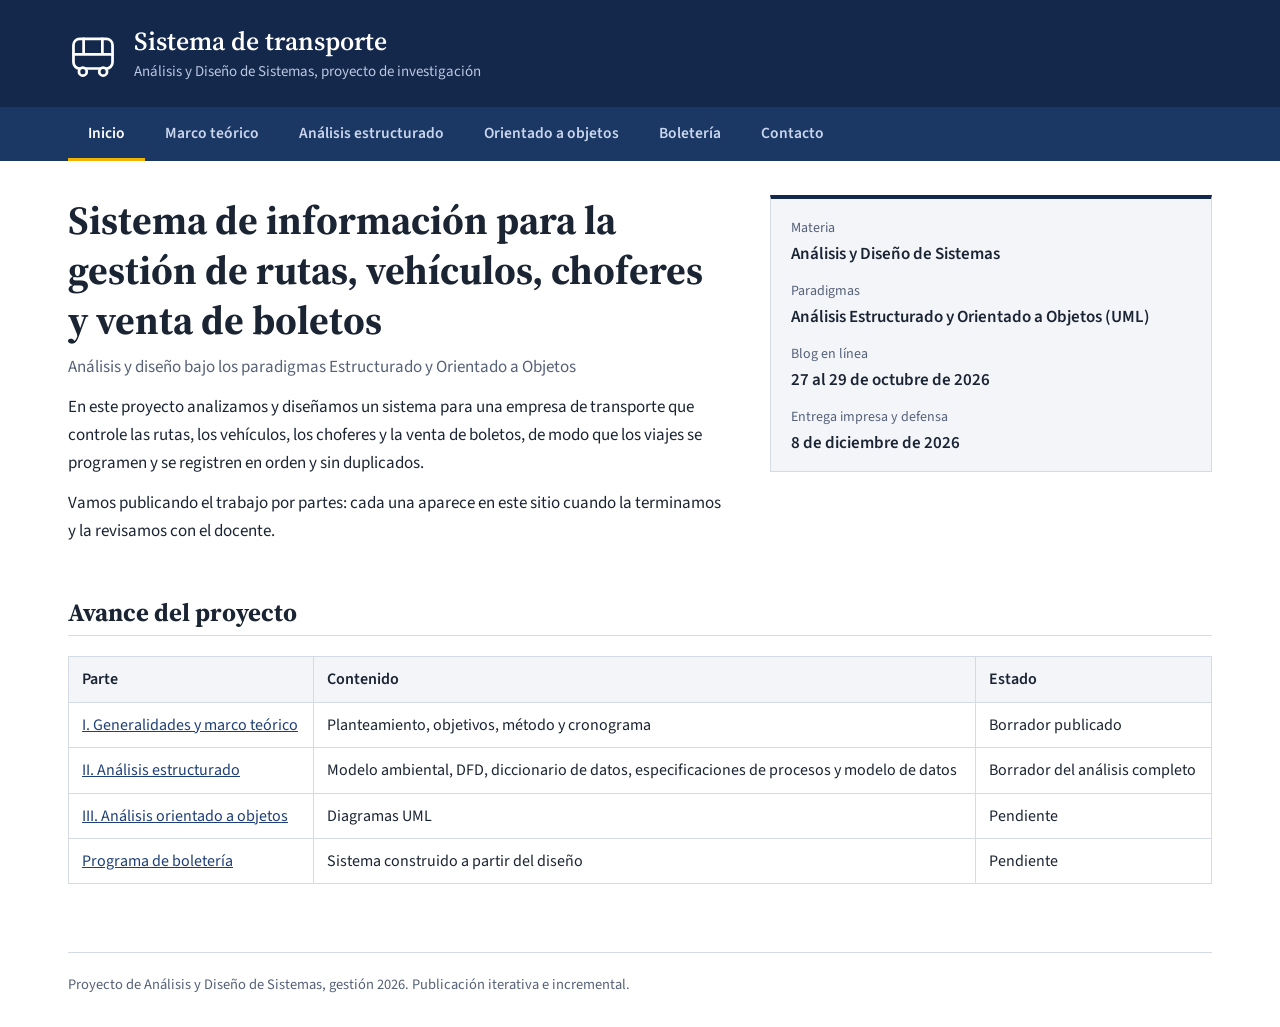
<file: index.html>
<!DOCTYPE html>
<html lang="es">
<head>
<meta charset="utf-8">
<meta name="viewport" content="width=device-width, initial-scale=1, viewport-fit=cover">
<title>Inicio | Sistema de transporte</title>
<link rel="preconnect" href="https://fonts.googleapis.com">
<link rel="preconnect" href="https://fonts.gstatic.com" crossorigin>
<link href="https://fonts.googleapis.com/css2?family=Source+Serif+4:wght@600;700&family=Source+Sans+3:wght@400;500;600&display=swap" rel="stylesheet">
<link rel="stylesheet" href="css/estilos.css">
</head>
<body>
<!-- Archivo: index.html (Inicio). Responsable: [completar]. Editen solo lo que está dentro de <section>. -->
<div class="top"><div class="wrap"><header>
<svg class="logo" viewBox="0 0 64 64" fill="none" stroke="currentColor" stroke-width="3.5" stroke-linecap="round" stroke-linejoin="round" role="img" aria-label="Vehículo"><rect x="7" y="10" width="50" height="38" rx="8"/><path d="M7 30h50M20 10v20M44 10v20"/><circle cx="19" cy="52" r="5" fill="#14284B"/><circle cx="45" cy="52" r="5" fill="#14284B"/></svg>
<div><b>Sistema de transporte</b><span>Análisis y Diseño de Sistemas, proyecto de investigación</span></div>
</header></div></div>
<nav class="bar" aria-label="Secciones del proyecto"><div class="wrap"><div class="tabs">
<a href="index.html" aria-current="page">Inicio</a><a href="marco-teorico.html">Marco teórico</a><a href="analisis-estructurado.html">Análisis estructurado</a><a href="analisis-objetos.html">Orientado a objetos</a><a href="boleteria.html">Boletería</a><a href="contacto.html">Contacto</a>
</div></div></nav>
<div class="wrap">
<main>
<section>
<div class="intro">
<div>
<h1>Sistema de información para la gestión de rutas, vehículos, choferes y venta de boletos</h1>
<p class="muted">Análisis y diseño bajo los paradigmas Estructurado y Orientado a Objetos</p>
<p>En este proyecto analizamos y diseñamos un sistema para una empresa de transporte que controle las rutas, los vehículos, los choferes y la venta de boletos, de modo que los viajes se programen y se registren en orden y sin duplicados.</p>
<p>Vamos publicando el trabajo por partes: cada una aparece en este sitio cuando la terminamos y la revisamos con el docente.</p>
</div>
<dl class="ficha">
<dt>Materia</dt><dd>Análisis y Diseño de Sistemas</dd>
<dt>Paradigmas</dt><dd>Análisis Estructurado y Orientado a Objetos (UML)</dd>
<dt>Blog en línea</dt><dd>27 al 29 de octubre de 2026</dd>
<dt>Entrega impresa y defensa</dt><dd>8 de diciembre de 2026</dd>
</dl>
</div>
<h2>Avance del proyecto</h2>
<div class="scroll"><table>
<tr><th>Parte</th><th>Contenido</th><th>Estado</th></tr>
<tr><td><a href="marco-teorico.html">I. Generalidades y marco teórico</a></td><td>Planteamiento, objetivos, método y cronograma</td><td>Borrador publicado</td></tr>
<tr><td><a href="analisis-estructurado.html">II. Análisis estructurado</a></td><td>Modelo ambiental, DFD, diccionario de datos, especificaciones de procesos y modelo de datos</td><td>Borrador del análisis completo</td></tr>
<tr><td><a href="analisis-objetos.html">III. Análisis orientado a objetos</a></td><td>Diagramas UML</td><td>Pendiente</td></tr>
<tr><td><a href="boleteria.html">Programa de boletería</a></td><td>Sistema construido a partir del diseño</td><td>Pendiente</td></tr>
</table></div>
</section>
</main>
<footer>Proyecto de Análisis y Diseño de Sistemas, gestión 2026. Publicación iterativa e incremental.</footer>
</div>
</body>
</html>
</file>
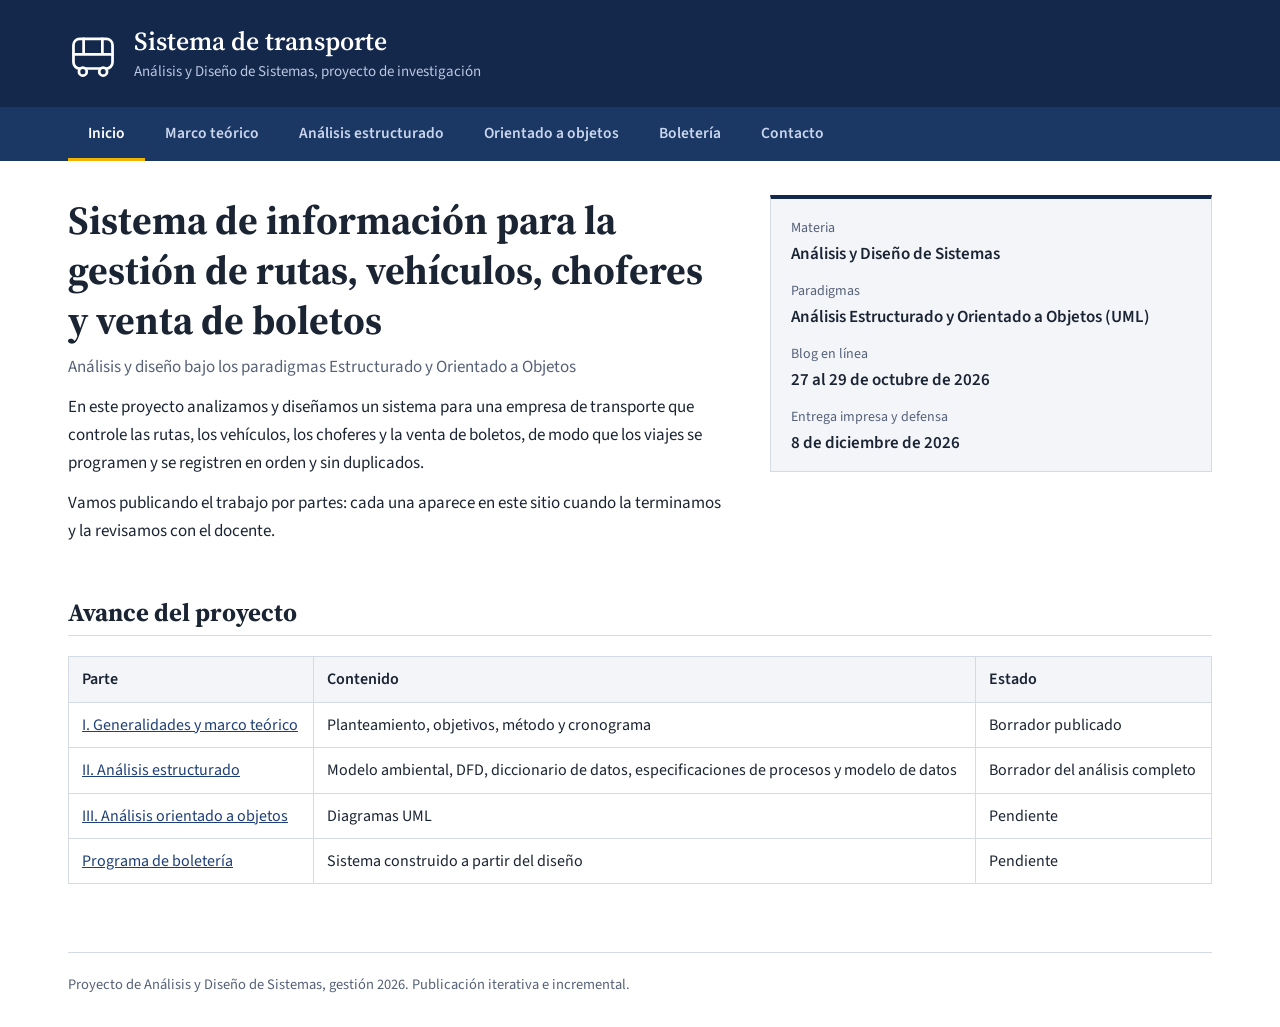
<file: Sistema-Transporte--main/index.html>
<!DOCTYPE html>
<html lang="es">
<head>
<meta charset="utf-8">
<meta name="viewport" content="width=device-width, initial-scale=1, viewport-fit=cover">
<title>Inicio | Sistema de transporte</title>
<link rel="preconnect" href="https://fonts.googleapis.com">
<link rel="preconnect" href="https://fonts.gstatic.com" crossorigin>
<link href="https://fonts.googleapis.com/css2?family=Source+Serif+4:wght@600;700&family=Source+Sans+3:wght@400;500;600&display=swap" rel="stylesheet">
<link rel="stylesheet" href="css/estilos.css">
</head>
<body>
<!-- Archivo: index.html (Inicio). Responsable: [completar]. Editen solo lo que está dentro de <section>. -->
<div class="top"><div class="wrap"><header>
<svg class="logo" viewBox="0 0 64 64" fill="none" stroke="currentColor" stroke-width="3.5" stroke-linecap="round" stroke-linejoin="round" role="img" aria-label="Vehículo"><rect x="7" y="10" width="50" height="38" rx="8"/><path d="M7 30h50M20 10v20M44 10v20"/><circle cx="19" cy="52" r="5" fill="#14284B"/><circle cx="45" cy="52" r="5" fill="#14284B"/></svg>
<div><b>Sistema de transporte</b><span>Análisis y Diseño de Sistemas, proyecto de investigación</span></div>
</header></div>

</div>
<nav class="bar" aria-label="Secciones del proyecto"><div class="wrap">




  <div class="tabs">
    <a href="index.html" aria-current="page"
       data-tooltip="Página principal y presentación del proyecto.">
       Inicio
    </a>

    <a href="marco-teorico.html"
       data-tooltip="Conoce los antecedentes, objetivos y fundamentos teóricos del sistema.">
       Marco teórico
    </a>

    <a href="analisis-estructurado.html"
       data-tooltip="Explora los DFD, modelos de datos y especificaciones de procesos.">
       Análisis estructurado
    </a>

    <a href="analisis-objetos.html"
       data-tooltip="Conoce el diseño del sistema mediante diagramas UML y objetos.">
       Orientado a objetos
    </a>

    <a href="boleteria.html"
       data-tooltip="Prueba el programa de gestión y venta de boletos de transporte.">
       Boletería
    </a>

    <a href="contacto.html"
       data-tooltip="Consulta información y datos de contacto del proyecto.">
       Contacto
    </a>
</div>


</div></nav>
<div class="wrap">
<main>
<section>
<div class="intro">
<div>
<h1>Sistema de información para la gestión de rutas, vehículos, choferes y venta de boletos</h1>
<p class="muted">Análisis y diseño bajo los paradigmas Estructurado y Orientado a Objetos</p>
<p>En este proyecto analizamos y diseñamos un sistema para una empresa de transporte que controle las rutas, los vehículos, los choferes y la venta de boletos, de modo que los viajes se programen y se registren en orden y sin duplicados.</p>
<p>Vamos publicando el trabajo por partes: cada una aparece en este sitio cuando la terminamos y la revisamos con el docente.</p>
</div>
<dl class="ficha">
<dt>Materia</dt><dd>Análisis y Diseño de Sistemas</dd>
<dt>Paradigmas</dt><dd>Análisis Estructurado y Orientado a Objetos (UML)</dd>
<dt>Blog en línea</dt><dd>27 al 29 de octubre de 2026</dd>
<dt>Entrega impresa y defensa</dt><dd>8 de diciembre de 2026</dd>
</dl>
</div>
<h2>Avance del proyecto</h2>
<div class="scroll"><table>
<tr><th>Parte</th><th>Contenido</th><th>Estado</th></tr>
<tr><td><a href="marco-teorico.html">I. Generalidades y marco teórico</a></td><td>Planteamiento, objetivos, método y cronograma</td><td>Borrador publicado</td></tr>
<tr><td><a href="analisis-estructurado.html">II. Análisis estructurado</a></td><td>Modelo ambiental, DFD, diccionario de datos, especificaciones de procesos y modelo de datos</td><td>Borrador del análisis completo</td></tr>
<tr><td><a href="analisis-objetos.html">III. Análisis orientado a objetos</a></td><td>Diagramas UML</td><td>Pendiente</td></tr>
<tr><td><a href="boleteria.html">Programa de boletería</a></td><td>Sistema construido a partir del diseño</td><td>Pendiente</td></tr>
</table></div>
</section>
</main>
<footer>Proyecto de Análisis y Diseño de Sistemas, gestión 2026. Publicación iterativa e incremental.</footer>
</div>
</body>
</html>
</file>
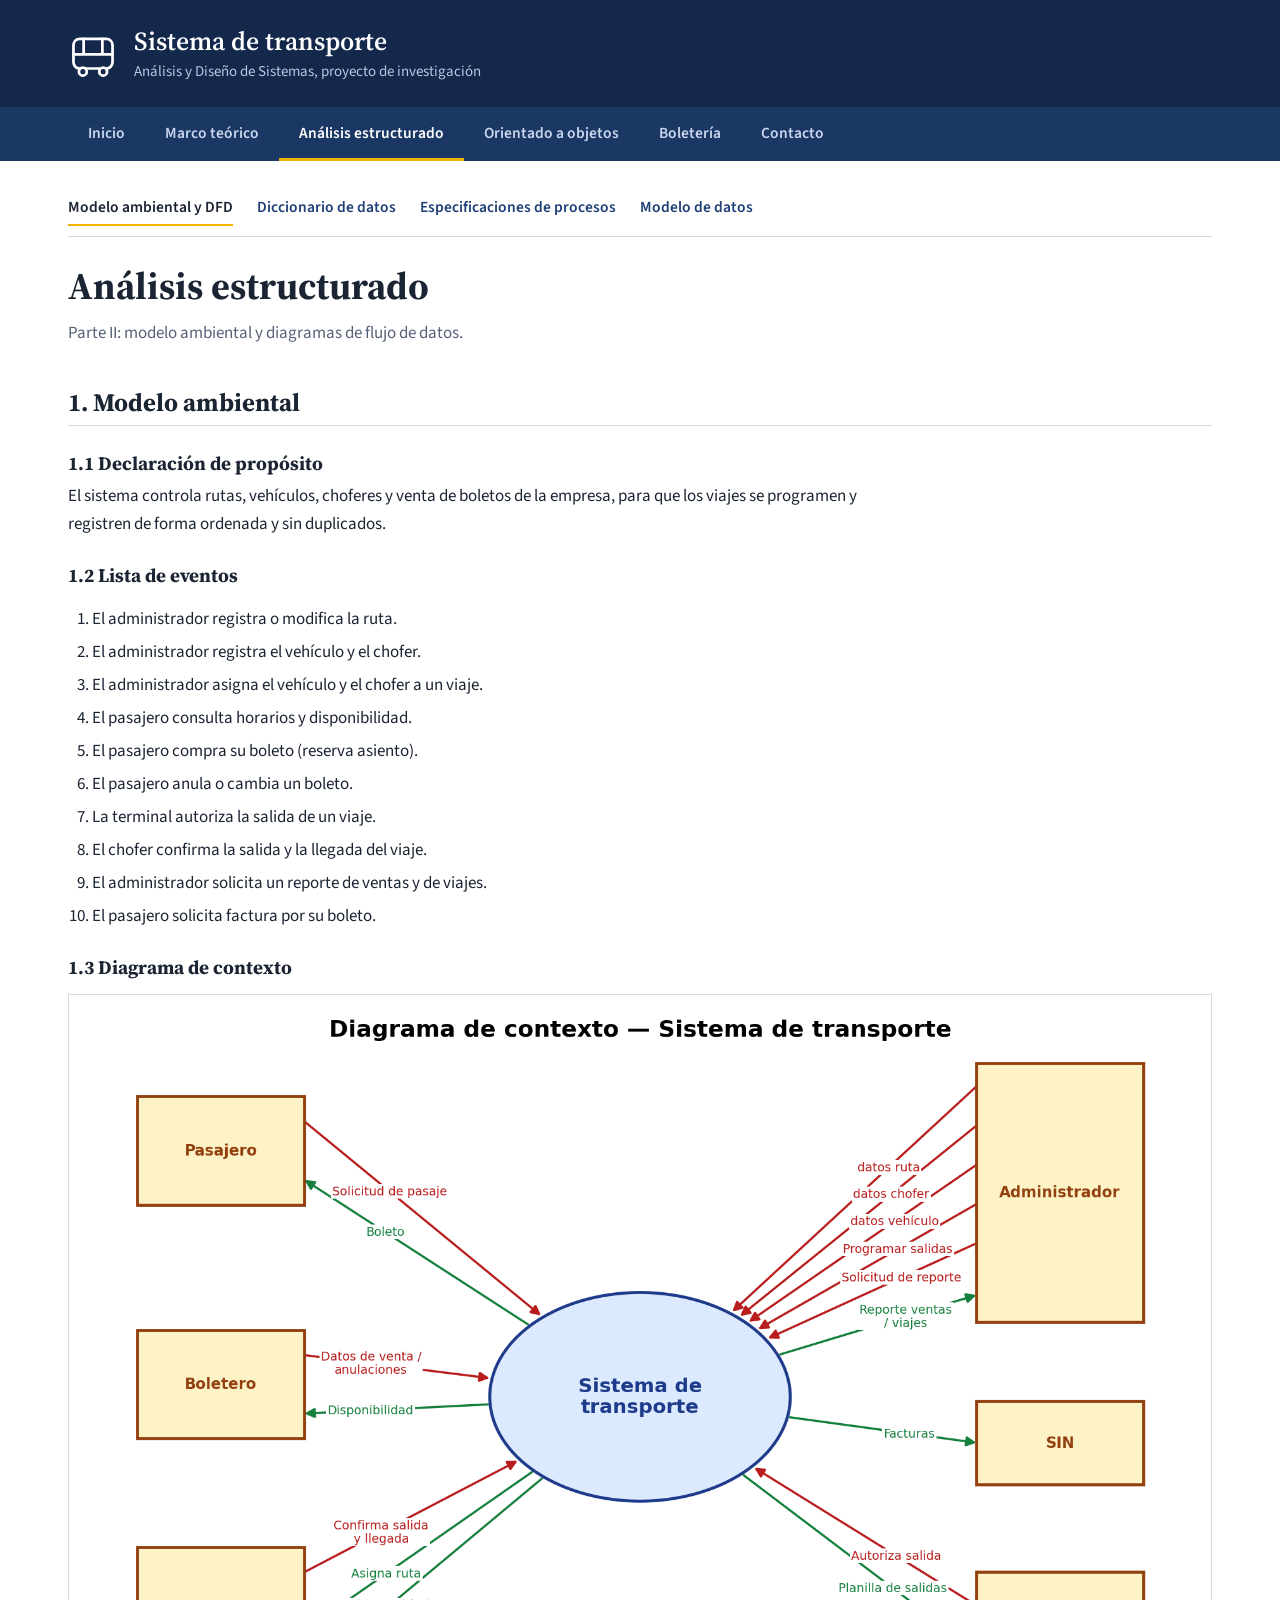
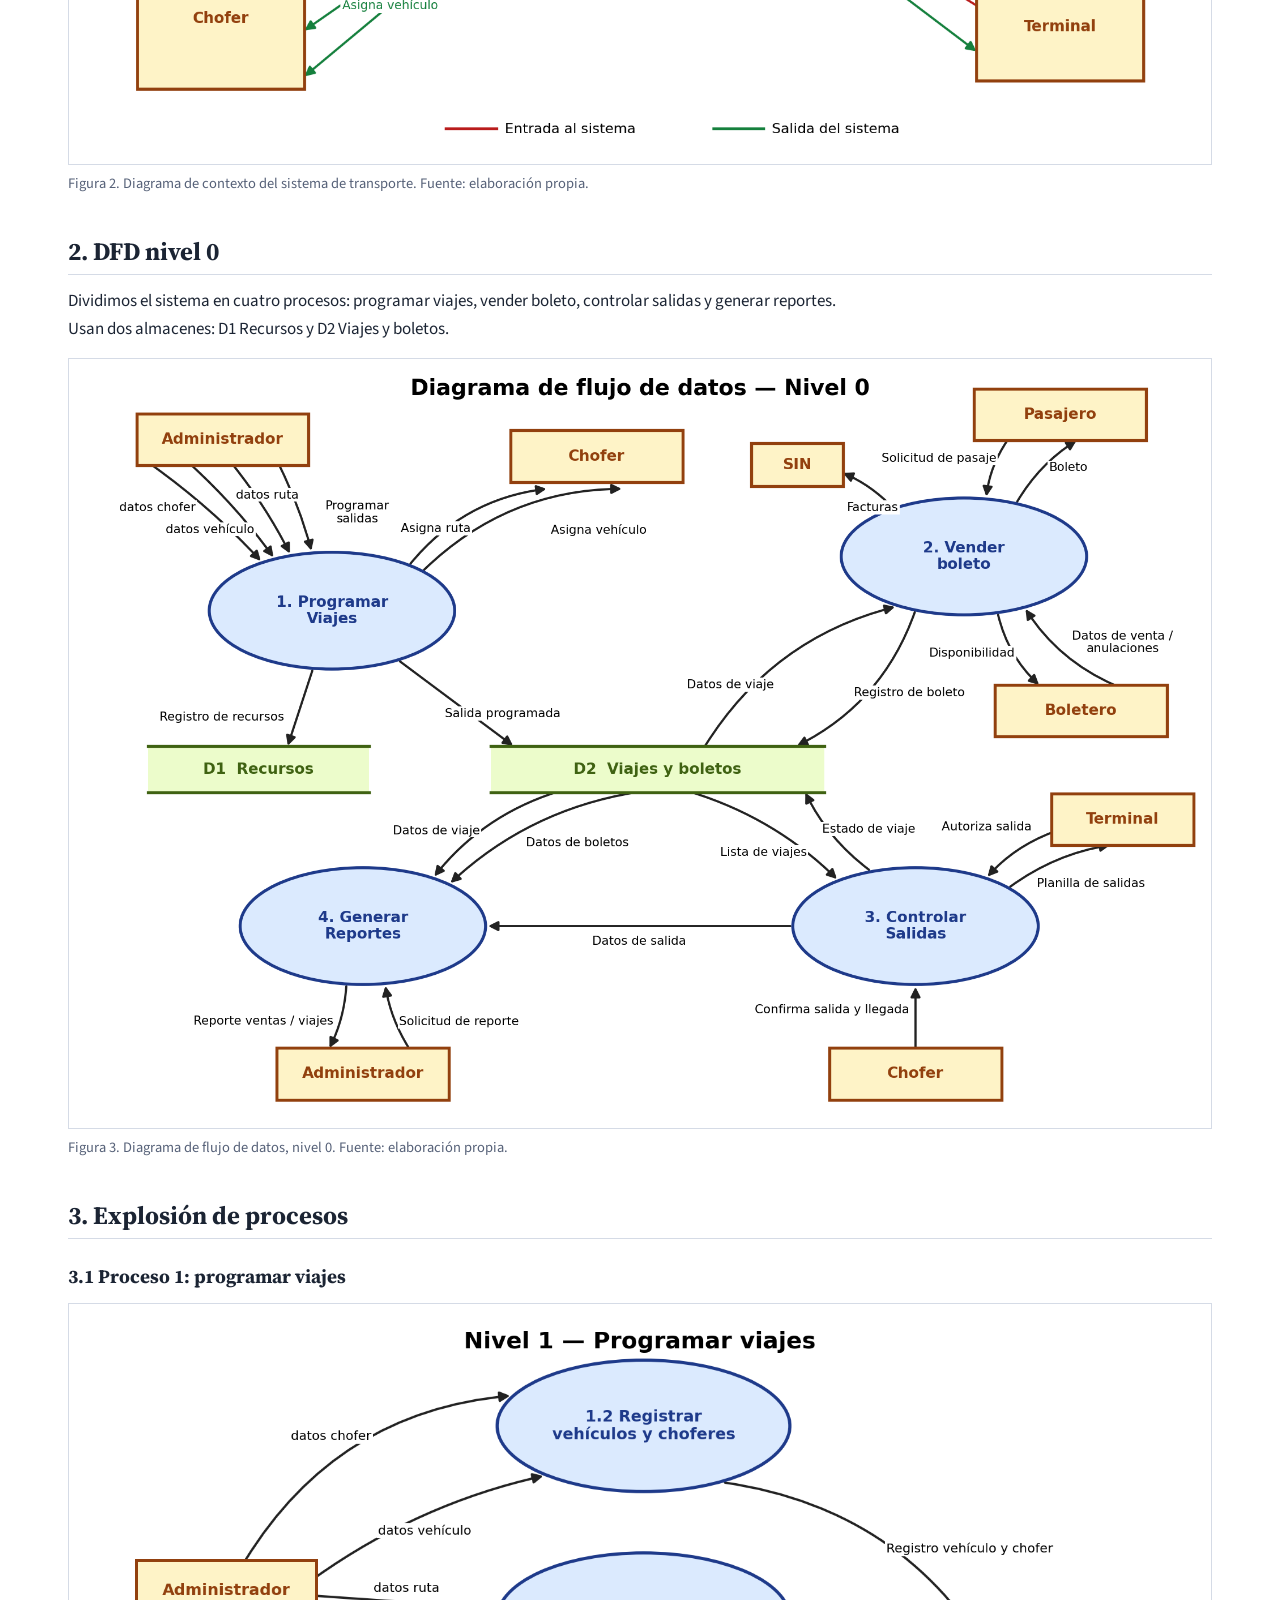
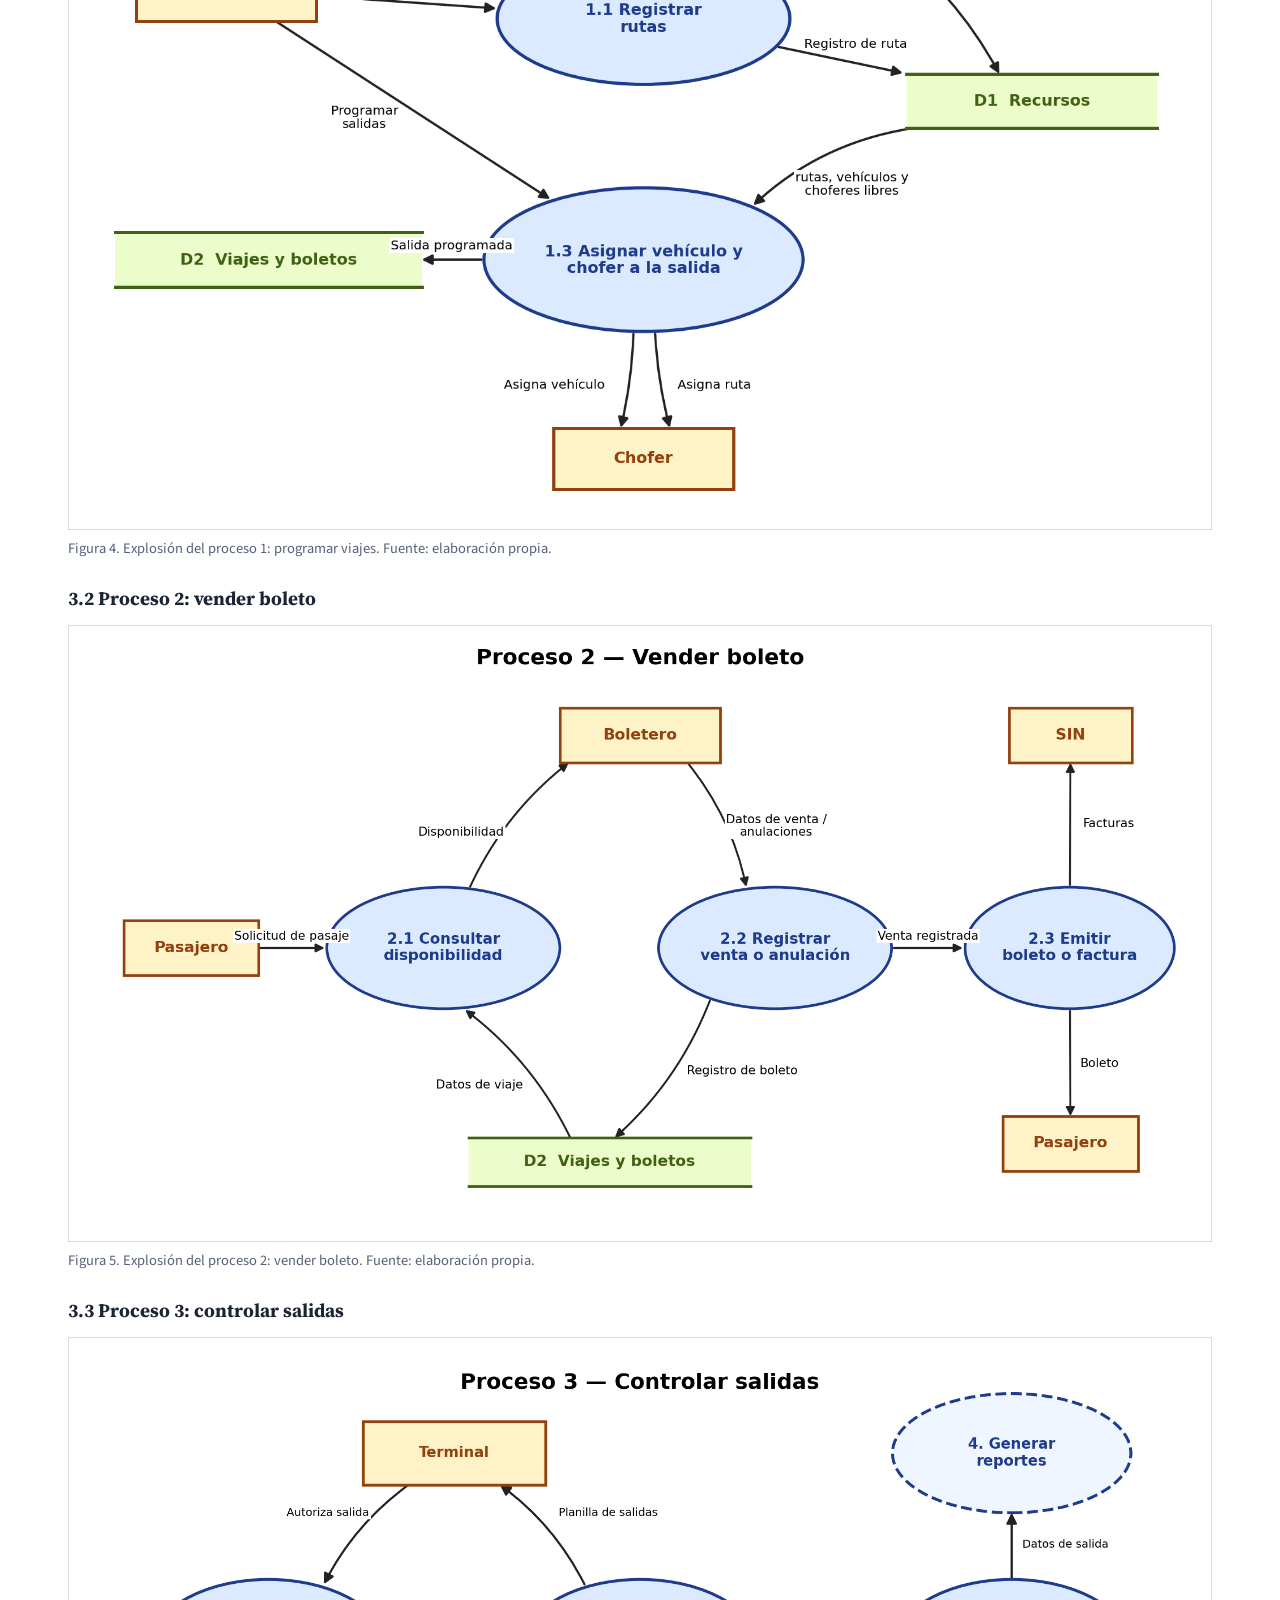
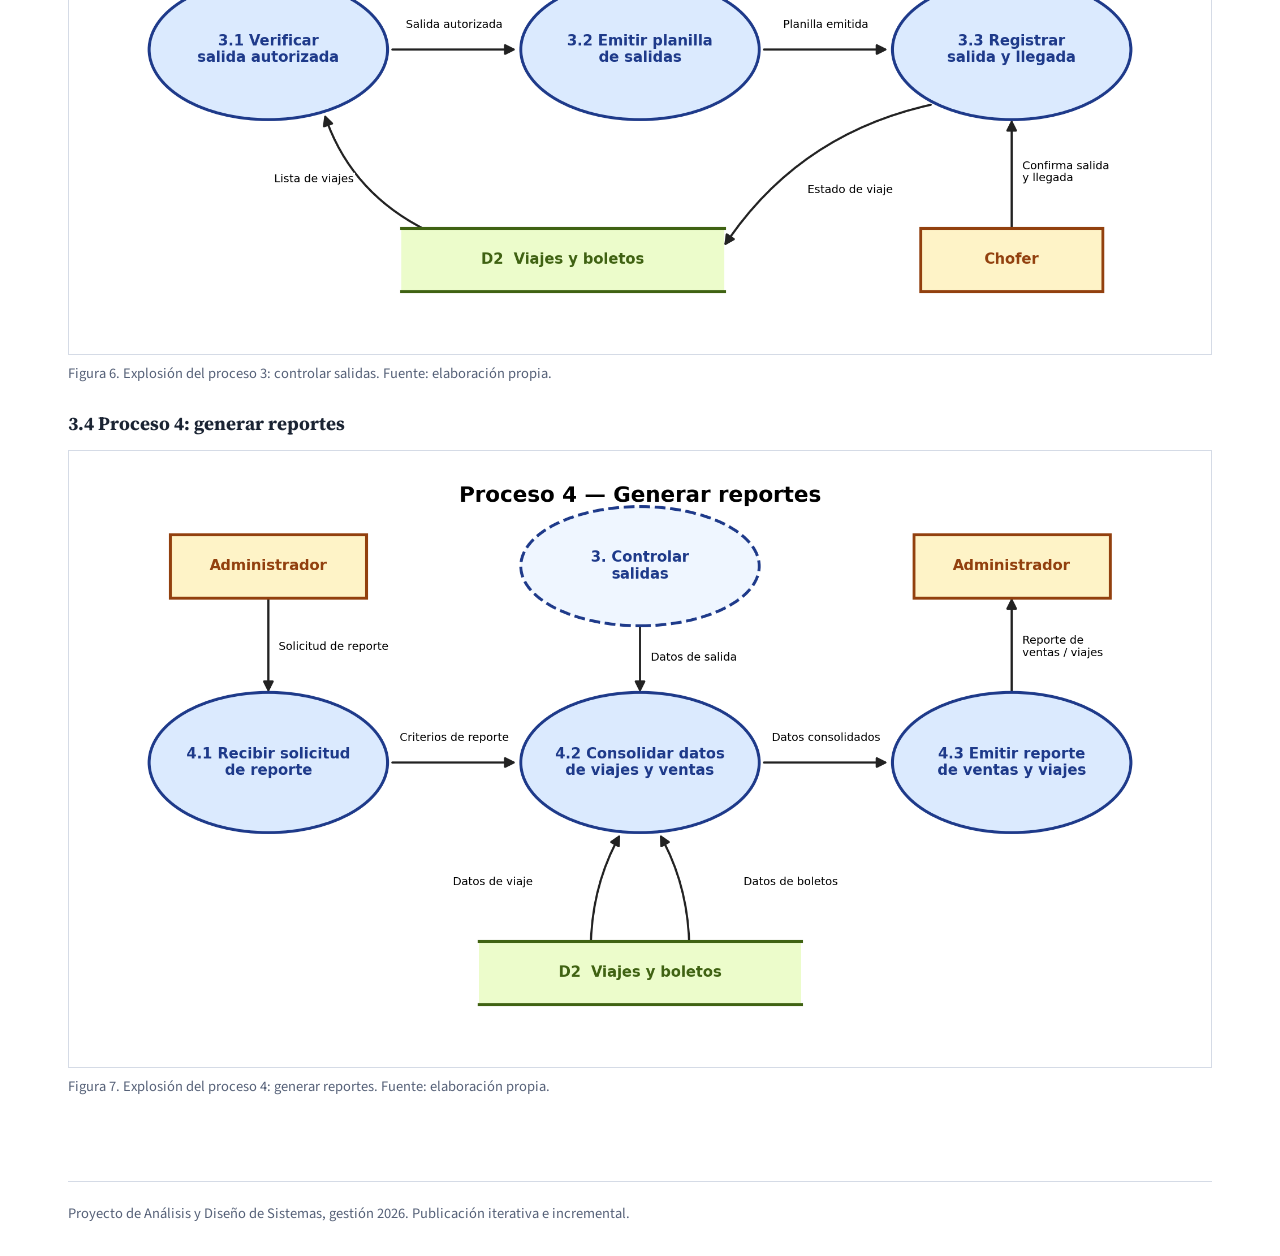
<file: analisis-estructurado.html>
<!DOCTYPE html>
<html lang="es">
<head>
<meta charset="utf-8">
<meta name="viewport" content="width=device-width, initial-scale=1, viewport-fit=cover">
<title>Análisis estructurado | Sistema de transporte</title>
<link rel="preconnect" href="https://fonts.googleapis.com">
<link rel="preconnect" href="https://fonts.gstatic.com" crossorigin>
<link href="https://fonts.googleapis.com/css2?family=Source+Serif+4:wght@600;700&family=Source+Sans+3:wght@400;500;600&display=swap" rel="stylesheet">
<link rel="stylesheet" href="css/estilos.css">
</head>
<body>
<!-- Archivo: analisis-estructurado.html (modelo ambiental y DFD). Responsable: [completar]. Editen solo lo que está dentro de <section>. -->
<div class="top"><div class="wrap"><header>
<svg class="logo" viewBox="0 0 64 64" fill="none" stroke="currentColor" stroke-width="3.5" stroke-linecap="round" stroke-linejoin="round" role="img" aria-label="Vehículo"><rect x="7" y="10" width="50" height="38" rx="8"/><path d="M7 30h50M20 10v20M44 10v20"/><circle cx="19" cy="52" r="5" fill="#14284B"/><circle cx="45" cy="52" r="5" fill="#14284B"/></svg>
<div><b>Sistema de transporte</b><span>Análisis y Diseño de Sistemas, proyecto de investigación</span></div>
</header></div></div>
<nav class="bar" aria-label="Secciones del proyecto"><div class="wrap"><div class="tabs">
<a href="index.html">Inicio</a><a href="marco-teorico.html">Marco teórico</a><a href="analisis-estructurado.html" aria-current="page">Análisis estructurado</a><a href="analisis-objetos.html">Orientado a objetos</a><a href="boleteria.html">Boletería</a><a href="contacto.html">Contacto</a>
</div></div></nav>
<div class="wrap">
<main>
<section>
<div class="sub"><a href="analisis-estructurado.html" aria-current="page">Modelo ambiental y DFD</a><a href="diccionario-datos.html">Diccionario de datos</a><a href="especificaciones-procesos.html">Especificaciones de procesos</a><a href="modelo-datos.html">Modelo de datos</a></div>
<h1>Análisis estructurado</h1>
<p class="muted">Parte II: modelo ambiental y diagramas de flujo de datos.</p>
<h2>1. Modelo ambiental</h2>
<h3>1.1 Declaración de propósito</h3>
<p>El sistema controla rutas, vehículos, choferes y venta de boletos de la empresa, para que los viajes se programen y registren de forma ordenada y sin duplicados.</p>
<h3>1.2 Lista de eventos</h3>
<ol>
<li>El administrador registra o modifica la ruta.</li>
<li>El administrador registra el vehículo y el chofer.</li>
<li>El administrador asigna el vehículo y el chofer a un viaje.</li>
<li>El pasajero consulta horarios y disponibilidad.</li>
<li>El pasajero compra su boleto (reserva asiento).</li>
<li>El pasajero anula o cambia un boleto.</li>
<li>La terminal autoriza la salida de un viaje.</li>
<li>El chofer confirma la salida y la llegada del viaje.</li>
<li>El administrador solicita un reporte de ventas y de viajes.</li>
<li>El pasajero solicita factura por su boleto.</li>
</ol>
<h3>1.3 Diagrama de contexto</h3>
<figure><div class="fig"><img src="img/diagrama-contexto.png" alt="Diagrama de contexto del sistema de transporte con seis entidades externas"></div><figcaption>Figura 2. Diagrama de contexto del sistema de transporte. Fuente: elaboración propia.</figcaption></figure>
<h2>2. DFD nivel 0</h2>
<p>Dividimos el sistema en cuatro procesos: programar viajes, vender boleto, controlar salidas y generar reportes. Usan dos almacenes: D1 Recursos y D2 Viajes y boletos.</p>
<figure><div class="fig"><img src="img/dfd-nivel-0.png" alt="Diagrama de flujo de datos de nivel 0"></div><figcaption>Figura 3. Diagrama de flujo de datos, nivel 0. Fuente: elaboración propia.</figcaption></figure>
<h2>3. Explosión de procesos</h2>
<h3>3.1 Proceso 1: programar viajes</h3>
<figure><div class="fig"><img src="img/proceso-1-programar-viajes.png" alt="Explosión del proceso 1 en 1.1, 1.2 y 1.3"></div><figcaption>Figura 4. Explosión del proceso 1: programar viajes. Fuente: elaboración propia.</figcaption></figure>
<h3>3.2 Proceso 2: vender boleto</h3>
<figure><div class="fig"><img src="img/proceso-2-vender-boleto.png" alt="Explosión del proceso 2 en 2.1, 2.2 y 2.3"></div><figcaption>Figura 5. Explosión del proceso 2: vender boleto. Fuente: elaboración propia.</figcaption></figure>
<h3>3.3 Proceso 3: controlar salidas</h3>
<figure><div class="fig"><img src="img/proceso-3-controlar-salidas.png" alt="Explosión del proceso 3 en 3.1, 3.2 y 3.3"></div><figcaption>Figura 6. Explosión del proceso 3: controlar salidas. Fuente: elaboración propia.</figcaption></figure>
<h3>3.4 Proceso 4: generar reportes</h3>
<figure><div class="fig"><img src="img/proceso-4-generar-reportes.png" alt="Explosión del proceso 4 en 4.1, 4.2 y 4.3"></div><figcaption>Figura 7. Explosión del proceso 4: generar reportes. Fuente: elaboración propia.</figcaption></figure>
</section>
</main>
<footer>Proyecto de Análisis y Diseño de Sistemas, gestión 2026. Publicación iterativa e incremental.</footer>
</div>
</body>
</html>
</file>
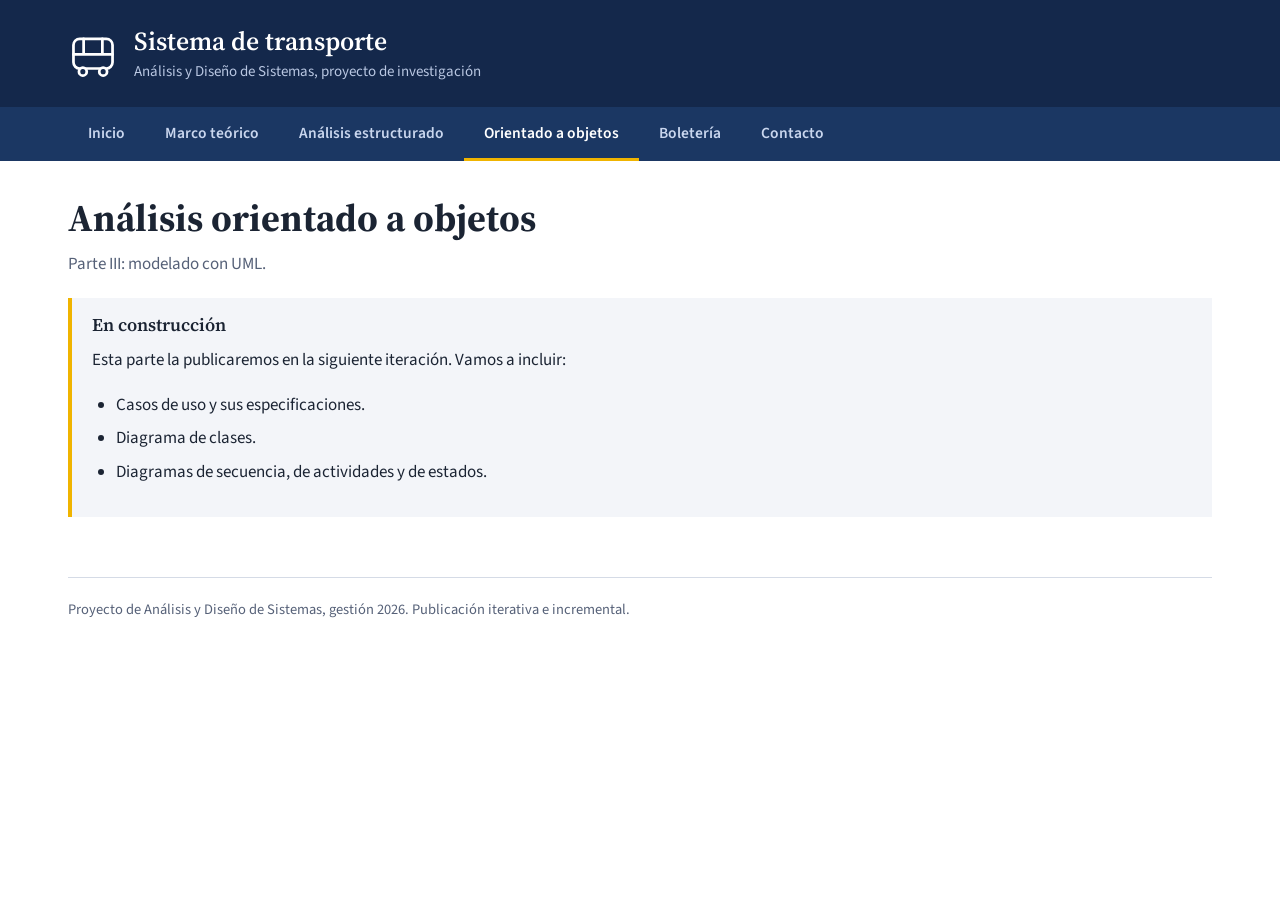
<file: analisis-objetos.html>
<!DOCTYPE html>
<html lang="es">
<head>
<meta charset="utf-8">
<meta name="viewport" content="width=device-width, initial-scale=1, viewport-fit=cover">
<title>Análisis orientado a objetos | Sistema de transporte</title>
<link rel="preconnect" href="https://fonts.googleapis.com">
<link rel="preconnect" href="https://fonts.gstatic.com" crossorigin>
<link href="https://fonts.googleapis.com/css2?family=Source+Serif+4:wght@600;700&family=Source+Sans+3:wght@400;500;600&display=swap" rel="stylesheet">
<link rel="stylesheet" href="css/estilos.css">
</head>
<body>
<!-- Archivo: analisis-objetos.html (Parte III, UML). Responsable: [completar]. Editen solo lo que está dentro de <section>. -->
<div class="top"><div class="wrap"><header>
<svg class="logo" viewBox="0 0 64 64" fill="none" stroke="currentColor" stroke-width="3.5" stroke-linecap="round" stroke-linejoin="round" role="img" aria-label="Vehículo"><rect x="7" y="10" width="50" height="38" rx="8"/><path d="M7 30h50M20 10v20M44 10v20"/><circle cx="19" cy="52" r="5" fill="#14284B"/><circle cx="45" cy="52" r="5" fill="#14284B"/></svg>
<div><b>Sistema de transporte</b><span>Análisis y Diseño de Sistemas, proyecto de investigación</span></div>
</header></div></div>
<nav class="bar" aria-label="Secciones del proyecto"><div class="wrap"><div class="tabs">
<a href="index.html">Inicio</a><a href="marco-teorico.html">Marco teórico</a><a href="analisis-estructurado.html">Análisis estructurado</a><a href="analisis-objetos.html" aria-current="page">Orientado a objetos</a><a href="boleteria.html">Boletería</a><a href="contacto.html">Contacto</a>
</div></div></nav>
<div class="wrap">
<main>
<section>
<h1>Análisis orientado a objetos</h1>
<p class="muted">Parte III: modelado con UML.</p>
<div class="todo"><b>En construcción</b>
<p style="margin:6px 0 8px">Esta parte la publicaremos en la siguiente iteración. Vamos a incluir:</p>
<ul><li>Casos de uso y sus especificaciones.</li><li>Diagrama de clases.</li><li>Diagramas de secuencia, de actividades y de estados.</li></ul></div>
</section>
</main>
<footer>Proyecto de Análisis y Diseño de Sistemas, gestión 2026. Publicación iterativa e incremental.</footer>
</div>
</body>
</html>
</file>
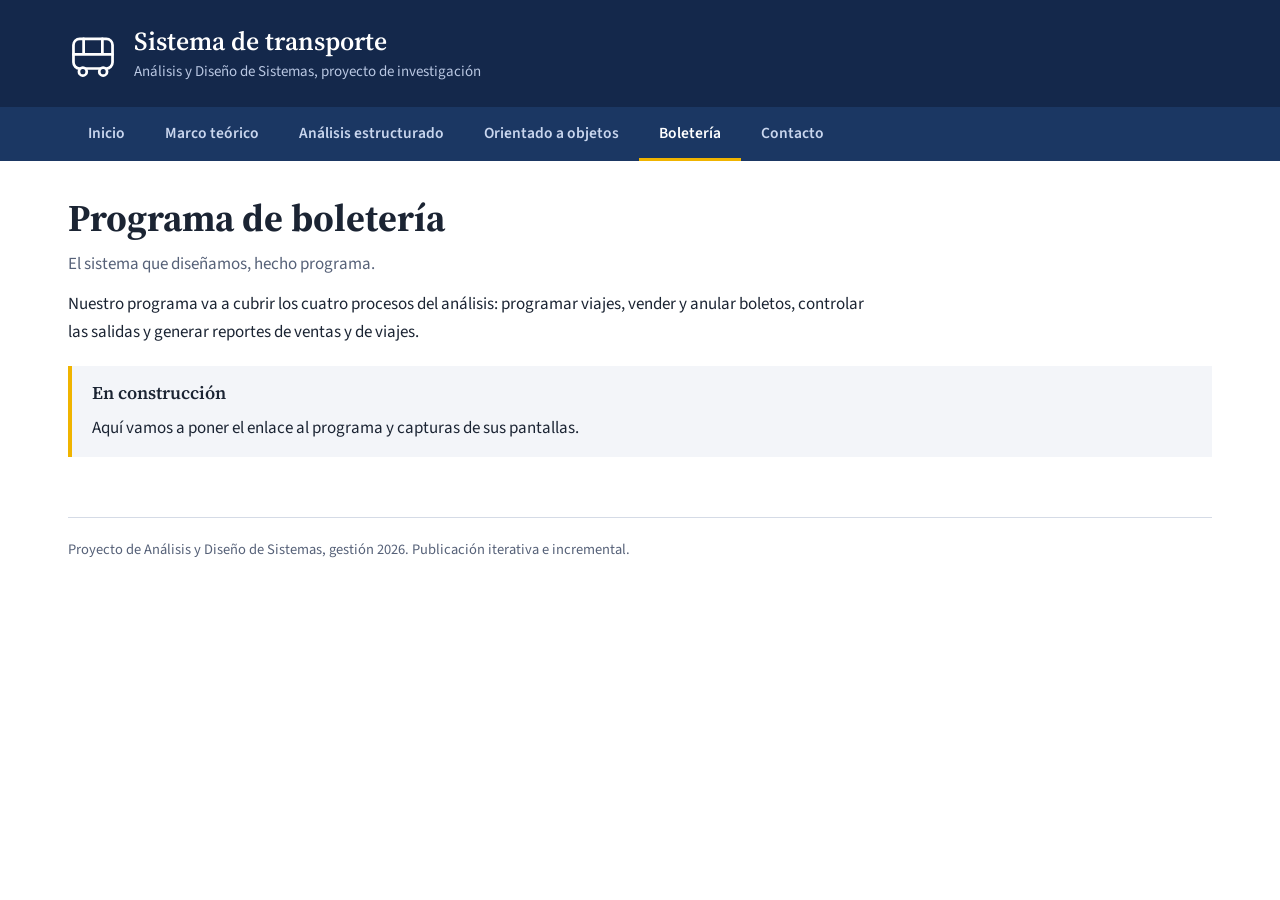
<file: boleteria.html>
<!DOCTYPE html>
<html lang="es">
<head>
<meta charset="utf-8">
<meta name="viewport" content="width=device-width, initial-scale=1, viewport-fit=cover">
<title>Boletería | Sistema de transporte</title>
<link rel="preconnect" href="https://fonts.googleapis.com">
<link rel="preconnect" href="https://fonts.gstatic.com" crossorigin>
<link href="https://fonts.googleapis.com/css2?family=Source+Serif+4:wght@600;700&family=Source+Sans+3:wght@400;500;600&display=swap" rel="stylesheet">
<link rel="stylesheet" href="css/estilos.css">
</head>
<body>
<!-- Archivo: boleteria.html (programa). Responsable: [completar]. Editen solo lo que está dentro de <section>. -->
<div class="top"><div class="wrap"><header>
<svg class="logo" viewBox="0 0 64 64" fill="none" stroke="currentColor" stroke-width="3.5" stroke-linecap="round" stroke-linejoin="round" role="img" aria-label="Vehículo"><rect x="7" y="10" width="50" height="38" rx="8"/><path d="M7 30h50M20 10v20M44 10v20"/><circle cx="19" cy="52" r="5" fill="#14284B"/><circle cx="45" cy="52" r="5" fill="#14284B"/></svg>
<div><b>Sistema de transporte</b><span>Análisis y Diseño de Sistemas, proyecto de investigación</span></div>
</header></div></div>
<nav class="bar" aria-label="Secciones del proyecto"><div class="wrap"><div class="tabs">
<a href="index.html">Inicio</a><a href="marco-teorico.html">Marco teórico</a><a href="analisis-estructurado.html">Análisis estructurado</a><a href="analisis-objetos.html">Orientado a objetos</a><a href="boleteria.html" aria-current="page">Boletería</a><a href="contacto.html">Contacto</a>
</div></div></nav>
<div class="wrap">
<main>
<section>
<h1>Programa de boletería</h1>
<p class="muted">El sistema que diseñamos, hecho programa.</p>
<p>Nuestro programa va a cubrir los cuatro procesos del análisis: programar viajes, vender y anular boletos, controlar las salidas y generar reportes de ventas y de viajes.</p>
<div class="todo"><b>En construcción</b><p style="margin:6px 0 0">Aquí vamos a poner el enlace al programa y capturas de sus pantallas.</p></div>
</section>
</main>
<footer>Proyecto de Análisis y Diseño de Sistemas, gestión 2026. Publicación iterativa e incremental.</footer>
</div>
</body>
</html>
</file>
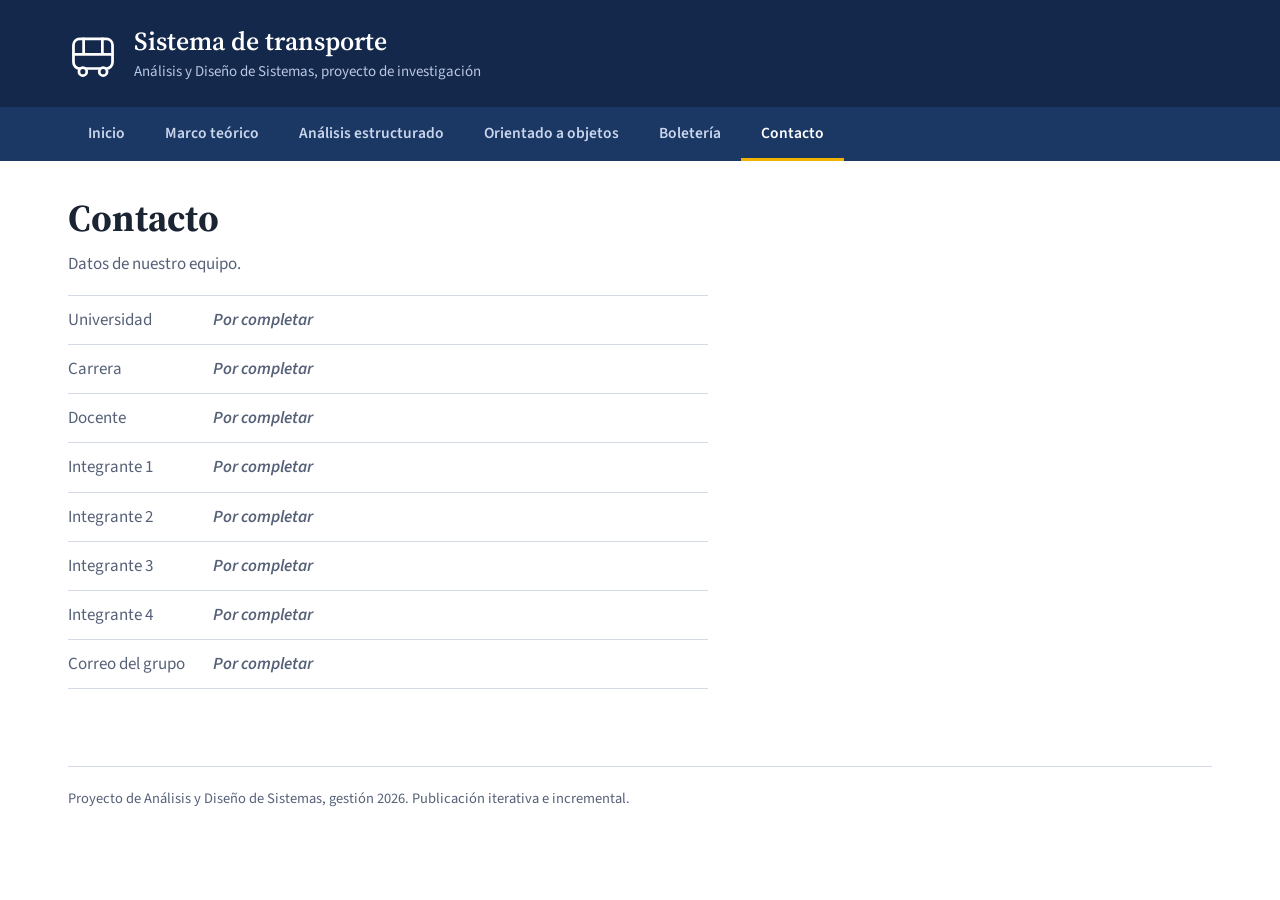
<file: contacto.html>
<!DOCTYPE html>
<html lang="es">
<head>
<meta charset="utf-8">
<meta name="viewport" content="width=device-width, initial-scale=1, viewport-fit=cover">
<title>Contacto | Sistema de transporte</title>
<link rel="preconnect" href="https://fonts.googleapis.com">
<link rel="preconnect" href="https://fonts.gstatic.com" crossorigin>
<link href="https://fonts.googleapis.com/css2?family=Source+Serif+4:wght@600;700&family=Source+Sans+3:wght@400;500;600&display=swap" rel="stylesheet">
<link rel="stylesheet" href="css/estilos.css">
</head>
<body>
<!-- Archivo: contacto.html (datos del equipo). Cada integrante completa su fila.. Editen solo lo que está dentro de <section>. -->
<div class="top"><div class="wrap"><header>
<svg class="logo" viewBox="0 0 64 64" fill="none" stroke="currentColor" stroke-width="3.5" stroke-linecap="round" stroke-linejoin="round" role="img" aria-label="Vehículo"><rect x="7" y="10" width="50" height="38" rx="8"/><path d="M7 30h50M20 10v20M44 10v20"/><circle cx="19" cy="52" r="5" fill="#14284B"/><circle cx="45" cy="52" r="5" fill="#14284B"/></svg>
<div><b>Sistema de transporte</b><span>Análisis y Diseño de Sistemas, proyecto de investigación</span></div>
</header></div></div>
<nav class="bar" aria-label="Secciones del proyecto"><div class="wrap"><div class="tabs">
<a href="index.html">Inicio</a><a href="marco-teorico.html">Marco teórico</a><a href="analisis-estructurado.html">Análisis estructurado</a><a href="analisis-objetos.html">Orientado a objetos</a><a href="boleteria.html">Boletería</a><a href="contacto.html" aria-current="page">Contacto</a>
</div></div></nav>
<div class="wrap">
<main>
<section>
<h1>Contacto</h1>
<p class="muted">Datos de nuestro equipo.</p>
<dl class="team">
<dt>Universidad</dt><dd class="pend">Por completar</dd>
<dt>Carrera</dt><dd class="pend">Por completar</dd>
<dt>Docente</dt><dd class="pend">Por completar</dd>
<!-- Cada integrante completa su propia fila. Copien una fila para agregar más integrantes. -->
<dt>Integrante 1</dt><dd class="pend">Por completar</dd>
<dt>Integrante 2</dt><dd class="pend">Por completar</dd>
<dt>Integrante 3</dt><dd class="pend">Por completar</dd>
<dt>Integrante 4</dt><dd class="pend">Por completar</dd>
<dt>Correo del grupo</dt><dd class="pend">Por completar</dd>
</dl>
</section>
</main>
<footer>Proyecto de Análisis y Diseño de Sistemas, gestión 2026. Publicación iterativa e incremental.</footer>
</div>
</body>
</html>
</file>
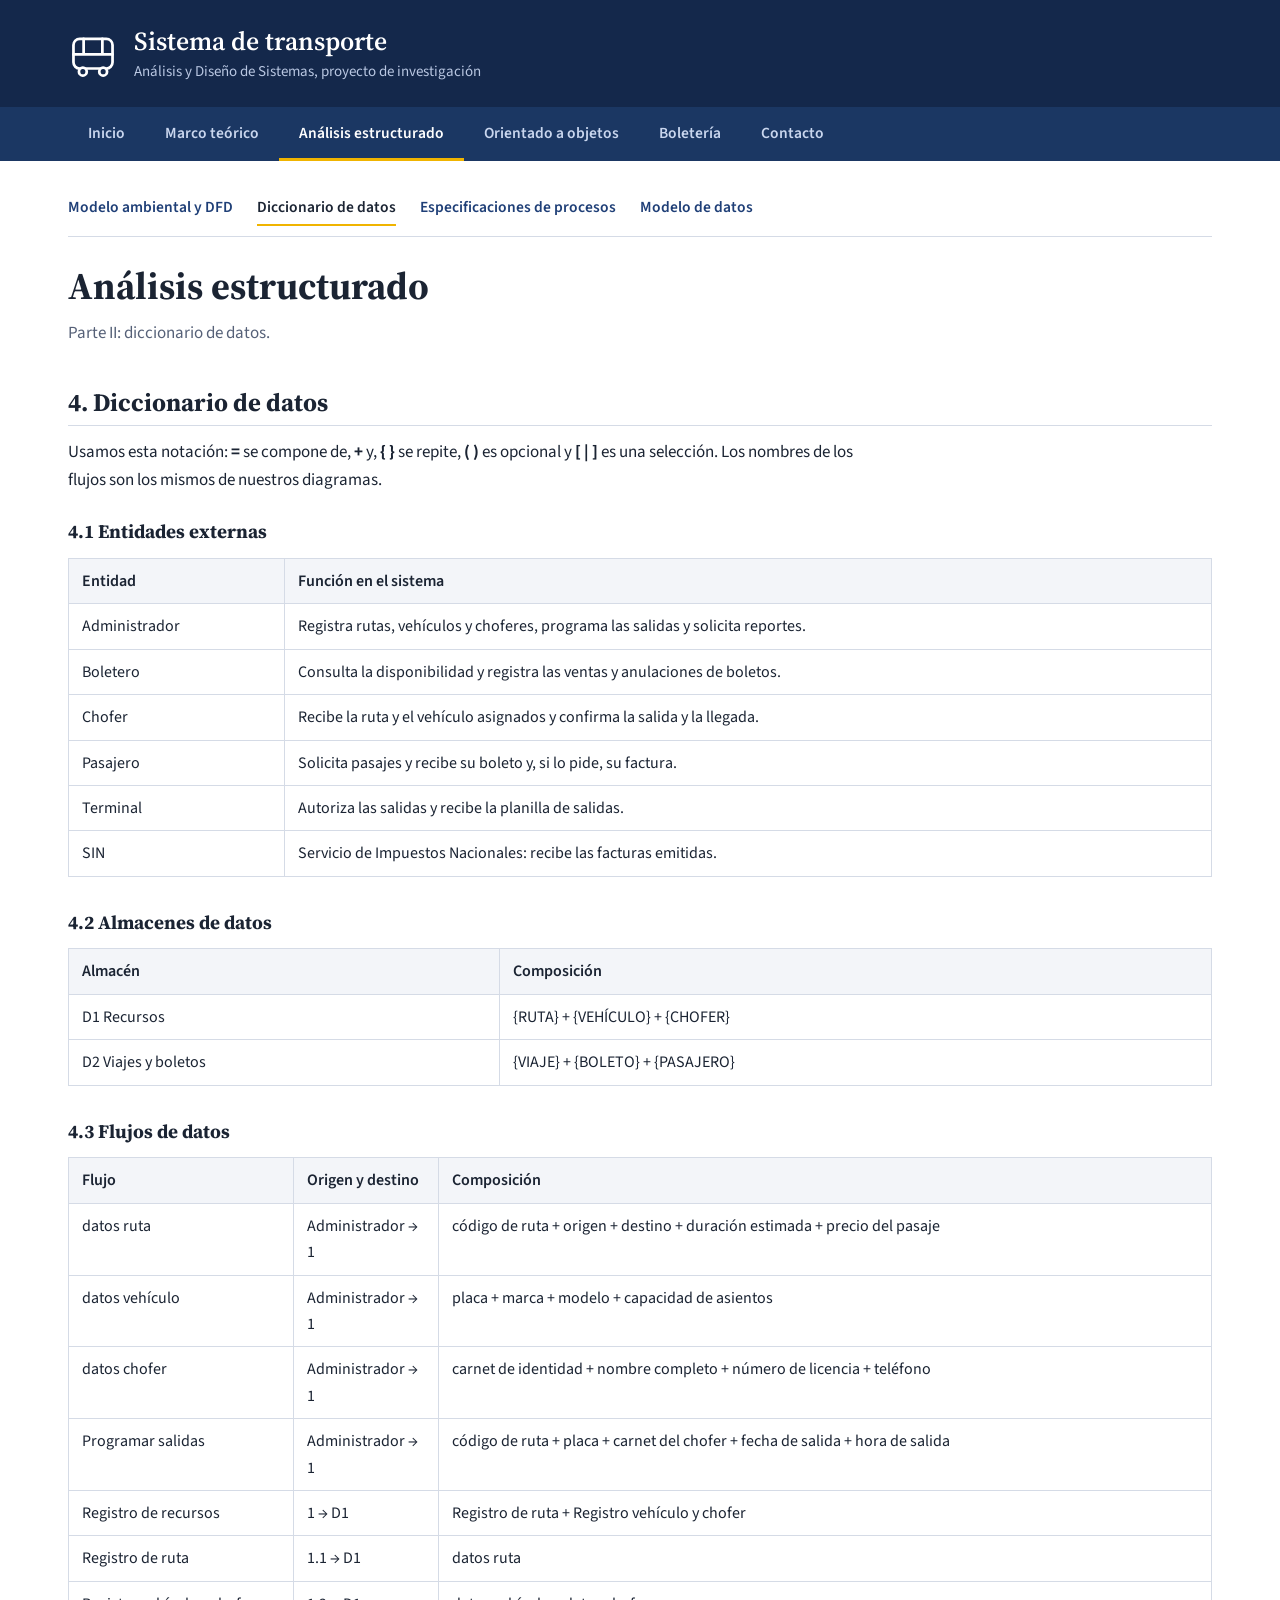
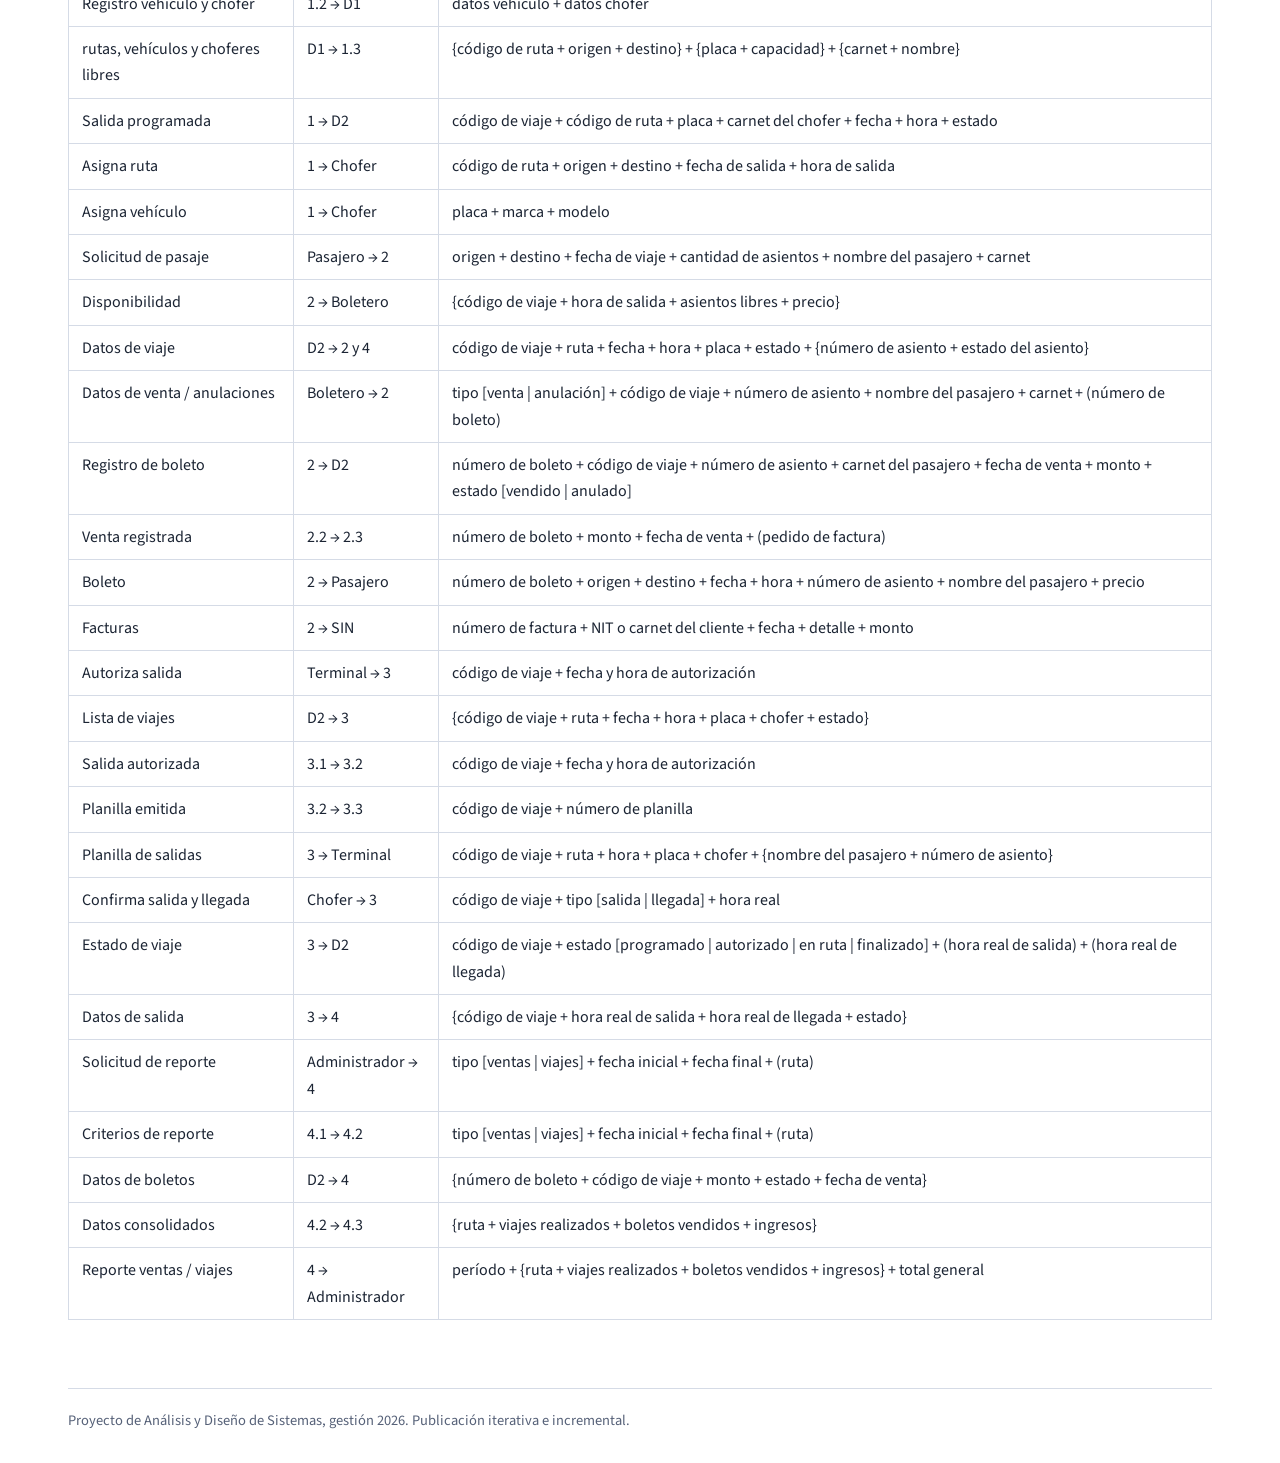
<file: diccionario-datos.html>
<!DOCTYPE html>
<html lang="es">
<head>
<meta charset="utf-8">
<meta name="viewport" content="width=device-width, initial-scale=1, viewport-fit=cover">
<title>Diccionario de datos | Sistema de transporte</title>
<link rel="preconnect" href="https://fonts.googleapis.com">
<link rel="preconnect" href="https://fonts.gstatic.com" crossorigin>
<link href="https://fonts.googleapis.com/css2?family=Source+Serif+4:wght@600;700&family=Source+Sans+3:wght@400;500;600&display=swap" rel="stylesheet">
<link rel="stylesheet" href="css/estilos.css">
</head>
<body>
<!-- Archivo: diccionario-datos.html. Responsable: [completar]. Editen solo lo que está dentro de <section>. -->
<div class="top"><div class="wrap"><header>
<svg class="logo" viewBox="0 0 64 64" fill="none" stroke="currentColor" stroke-width="3.5" stroke-linecap="round" stroke-linejoin="round" role="img" aria-label="Vehículo"><rect x="7" y="10" width="50" height="38" rx="8"/><path d="M7 30h50M20 10v20M44 10v20"/><circle cx="19" cy="52" r="5" fill="#14284B"/><circle cx="45" cy="52" r="5" fill="#14284B"/></svg>
<div><b>Sistema de transporte</b><span>Análisis y Diseño de Sistemas, proyecto de investigación</span></div>
</header></div></div>
<nav class="bar" aria-label="Secciones del proyecto"><div class="wrap"><div class="tabs">
<a href="index.html">Inicio</a><a href="marco-teorico.html">Marco teórico</a><a href="analisis-estructurado.html" aria-current="page">Análisis estructurado</a><a href="analisis-objetos.html">Orientado a objetos</a><a href="boleteria.html">Boletería</a><a href="contacto.html">Contacto</a>
</div></div></nav>
<div class="wrap">
<main>
<section>
<div class="sub"><a href="analisis-estructurado.html">Modelo ambiental y DFD</a><a href="diccionario-datos.html" aria-current="page">Diccionario de datos</a><a href="especificaciones-procesos.html">Especificaciones de procesos</a><a href="modelo-datos.html">Modelo de datos</a></div>
<h1>Análisis estructurado</h1>
<p class="muted">Parte II: diccionario de datos.</p>
<h2>4. Diccionario de datos</h2>
<p>Usamos esta notación: <b>=</b> se compone de, <b>+</b> y, <b>{ }</b> se repite, <b>( )</b> es opcional y <b>[ | ]</b> es una selección. Los nombres de los flujos son los mismos de nuestros diagramas.</p>
<h3>4.1 Entidades externas</h3>
<div class="scroll"><table><tr><th>Entidad</th><th>Función en el sistema</th></tr><tr><td>Administrador</td><td>Registra rutas, vehículos y choferes, programa las salidas y solicita reportes.</td></tr><tr><td>Boletero</td><td>Consulta la disponibilidad y registra las ventas y anulaciones de boletos.</td></tr><tr><td>Chofer</td><td>Recibe la ruta y el vehículo asignados y confirma la salida y la llegada.</td></tr><tr><td>Pasajero</td><td>Solicita pasajes y recibe su boleto y, si lo pide, su factura.</td></tr><tr><td>Terminal</td><td>Autoriza las salidas y recibe la planilla de salidas.</td></tr><tr><td>SIN</td><td>Servicio de Impuestos Nacionales: recibe las facturas emitidas.</td></tr></table></div>
<h3>4.2 Almacenes de datos</h3>
<div class="scroll"><table><tr><th>Almacén</th><th>Composición</th></tr><tr><td>D1  Recursos</td><td>{RUTA} + {VEHÍCULO} + {CHOFER}</td></tr><tr><td>D2  Viajes y boletos</td><td>{VIAJE} + {BOLETO} + {PASAJERO}</td></tr></table></div>
<h3>4.3 Flujos de datos</h3>
<div class="scroll"><table><tr><th>Flujo</th><th>Origen y destino</th><th>Composición</th></tr><tr><td>datos ruta</td><td>Administrador → 1</td><td>código de ruta + origen + destino + duración estimada + precio del pasaje</td></tr><tr><td>datos vehículo</td><td>Administrador → 1</td><td>placa + marca + modelo + capacidad de asientos</td></tr><tr><td>datos chofer</td><td>Administrador → 1</td><td>carnet de identidad + nombre completo + número de licencia + teléfono</td></tr><tr><td>Programar salidas</td><td>Administrador → 1</td><td>código de ruta + placa + carnet del chofer + fecha de salida + hora de salida</td></tr><tr><td>Registro de recursos</td><td>1 → D1</td><td>Registro de ruta + Registro vehículo y chofer</td></tr><tr><td>Registro de ruta</td><td>1.1 → D1</td><td>datos ruta</td></tr><tr><td>Registro vehículo y chofer</td><td>1.2 → D1</td><td>datos vehículo + datos chofer</td></tr><tr><td>rutas, vehículos y choferes libres</td><td>D1 → 1.3</td><td>{código de ruta + origen + destino} + {placa + capacidad} + {carnet + nombre}</td></tr><tr><td>Salida programada</td><td>1 → D2</td><td>código de viaje + código de ruta + placa + carnet del chofer + fecha + hora + estado</td></tr><tr><td>Asigna ruta</td><td>1 → Chofer</td><td>código de ruta + origen + destino + fecha de salida + hora de salida</td></tr><tr><td>Asigna vehículo</td><td>1 → Chofer</td><td>placa + marca + modelo</td></tr><tr><td>Solicitud de pasaje</td><td>Pasajero → 2</td><td>origen + destino + fecha de viaje + cantidad de asientos + nombre del pasajero + carnet</td></tr><tr><td>Disponibilidad</td><td>2 → Boletero</td><td>{código de viaje + hora de salida + asientos libres + precio}</td></tr><tr><td>Datos de viaje</td><td>D2 → 2 y 4</td><td>código de viaje + ruta + fecha + hora + placa + estado + {número de asiento + estado del asiento}</td></tr><tr><td>Datos de venta / anulaciones</td><td>Boletero → 2</td><td>tipo [venta | anulación] + código de viaje + número de asiento + nombre del pasajero + carnet + (número de boleto)</td></tr><tr><td>Registro de boleto</td><td>2 → D2</td><td>número de boleto + código de viaje + número de asiento + carnet del pasajero + fecha de venta + monto + estado [vendido | anulado]</td></tr><tr><td>Venta registrada</td><td>2.2 → 2.3</td><td>número de boleto + monto + fecha de venta + (pedido de factura)</td></tr><tr><td>Boleto</td><td>2 → Pasajero</td><td>número de boleto + origen + destino + fecha + hora + número de asiento + nombre del pasajero + precio</td></tr><tr><td>Facturas</td><td>2 → SIN</td><td>número de factura + NIT o carnet del cliente + fecha + detalle + monto</td></tr><tr><td>Autoriza salida</td><td>Terminal → 3</td><td>código de viaje + fecha y hora de autorización</td></tr><tr><td>Lista de viajes</td><td>D2 → 3</td><td>{código de viaje + ruta + fecha + hora + placa + chofer + estado}</td></tr><tr><td>Salida autorizada</td><td>3.1 → 3.2</td><td>código de viaje + fecha y hora de autorización</td></tr><tr><td>Planilla emitida</td><td>3.2 → 3.3</td><td>código de viaje + número de planilla</td></tr><tr><td>Planilla de salidas</td><td>3 → Terminal</td><td>código de viaje + ruta + hora + placa + chofer + {nombre del pasajero + número de asiento}</td></tr><tr><td>Confirma salida y llegada</td><td>Chofer → 3</td><td>código de viaje + tipo [salida | llegada] + hora real</td></tr><tr><td>Estado de viaje</td><td>3 → D2</td><td>código de viaje + estado [programado | autorizado | en ruta | finalizado] + (hora real de salida) + (hora real de llegada)</td></tr><tr><td>Datos de salida</td><td>3 → 4</td><td>{código de viaje + hora real de salida + hora real de llegada + estado}</td></tr><tr><td>Solicitud de reporte</td><td>Administrador → 4</td><td>tipo [ventas | viajes] + fecha inicial + fecha final + (ruta)</td></tr><tr><td>Criterios de reporte</td><td>4.1 → 4.2</td><td>tipo [ventas | viajes] + fecha inicial + fecha final + (ruta)</td></tr><tr><td>Datos de boletos</td><td>D2 → 4</td><td>{número de boleto + código de viaje + monto + estado + fecha de venta}</td></tr><tr><td>Datos consolidados</td><td>4.2 → 4.3</td><td>{ruta + viajes realizados + boletos vendidos + ingresos}</td></tr><tr><td>Reporte ventas / viajes</td><td>4 → Administrador</td><td>período + {ruta + viajes realizados + boletos vendidos + ingresos} + total general</td></tr></table></div>
</section>
</main>
<footer>Proyecto de Análisis y Diseño de Sistemas, gestión 2026. Publicación iterativa e incremental.</footer>
</div>
</body>
</html>
</file>
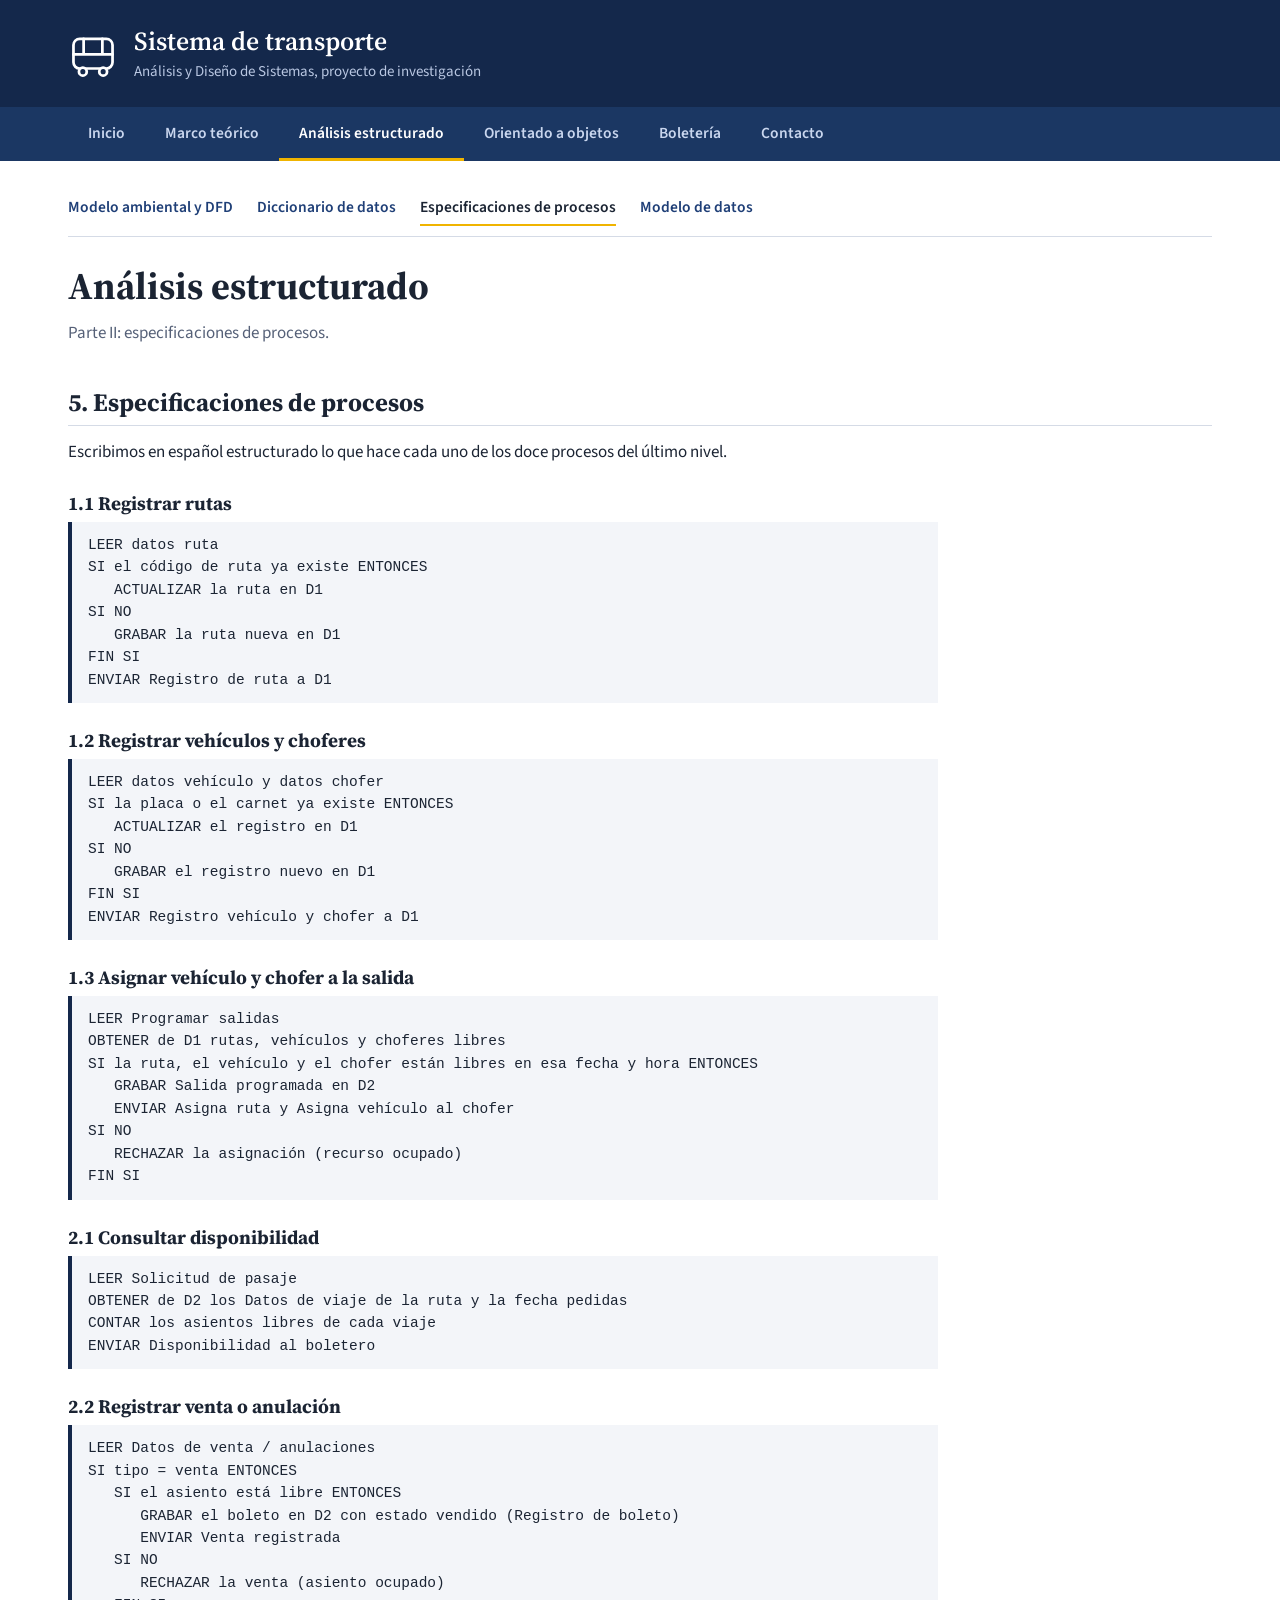
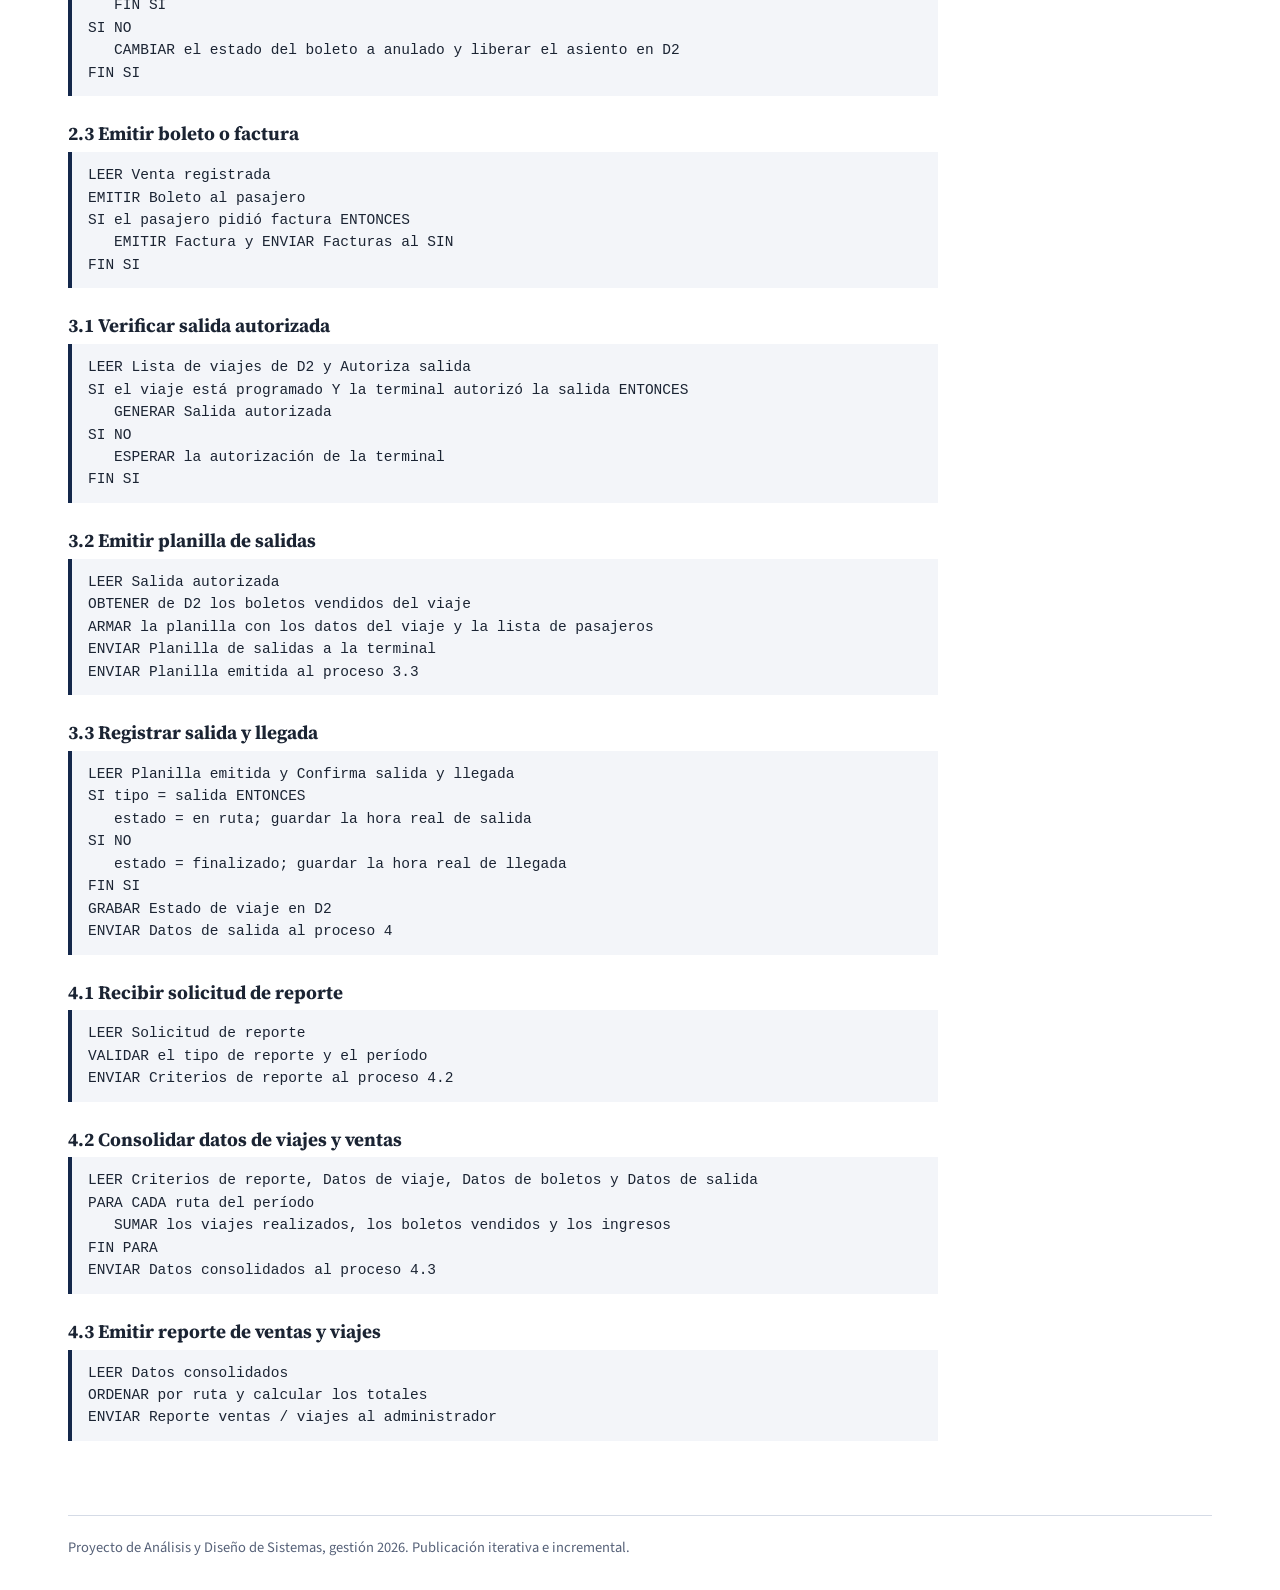
<file: especificaciones-procesos.html>
<!DOCTYPE html>
<html lang="es">
<head>
<meta charset="utf-8">
<meta name="viewport" content="width=device-width, initial-scale=1, viewport-fit=cover">
<title>Especificaciones de procesos | Sistema de transporte</title>
<link rel="preconnect" href="https://fonts.googleapis.com">
<link rel="preconnect" href="https://fonts.gstatic.com" crossorigin>
<link href="https://fonts.googleapis.com/css2?family=Source+Serif+4:wght@600;700&family=Source+Sans+3:wght@400;500;600&display=swap" rel="stylesheet">
<link rel="stylesheet" href="css/estilos.css">
</head>
<body>
<!-- Archivo: especificaciones-procesos.html. Responsable: [completar]. Editen solo lo que está dentro de <section>. -->
<div class="top"><div class="wrap"><header>
<svg class="logo" viewBox="0 0 64 64" fill="none" stroke="currentColor" stroke-width="3.5" stroke-linecap="round" stroke-linejoin="round" role="img" aria-label="Vehículo"><rect x="7" y="10" width="50" height="38" rx="8"/><path d="M7 30h50M20 10v20M44 10v20"/><circle cx="19" cy="52" r="5" fill="#14284B"/><circle cx="45" cy="52" r="5" fill="#14284B"/></svg>
<div><b>Sistema de transporte</b><span>Análisis y Diseño de Sistemas, proyecto de investigación</span></div>
</header></div></div>
<nav class="bar" aria-label="Secciones del proyecto"><div class="wrap"><div class="tabs">
<a href="index.html">Inicio</a><a href="marco-teorico.html">Marco teórico</a><a href="analisis-estructurado.html" aria-current="page">Análisis estructurado</a><a href="analisis-objetos.html">Orientado a objetos</a><a href="boleteria.html">Boletería</a><a href="contacto.html">Contacto</a>
</div></div></nav>
<div class="wrap">
<main>
<section>
<div class="sub"><a href="analisis-estructurado.html">Modelo ambiental y DFD</a><a href="diccionario-datos.html">Diccionario de datos</a><a href="especificaciones-procesos.html" aria-current="page">Especificaciones de procesos</a><a href="modelo-datos.html">Modelo de datos</a></div>
<h1>Análisis estructurado</h1>
<p class="muted">Parte II: especificaciones de procesos.</p>
<h2>5. Especificaciones de procesos</h2>
<p>Escribimos en español estructurado lo que hace cada uno de los doce procesos del último nivel.</p>
<h3>1.1 Registrar rutas</h3>
<pre class="mini">LEER datos ruta
SI el código de ruta ya existe ENTONCES
   ACTUALIZAR la ruta en D1
SI NO
   GRABAR la ruta nueva en D1
FIN SI
ENVIAR Registro de ruta a D1</pre>
<h3>1.2 Registrar vehículos y choferes</h3>
<pre class="mini">LEER datos vehículo y datos chofer
SI la placa o el carnet ya existe ENTONCES
   ACTUALIZAR el registro en D1
SI NO
   GRABAR el registro nuevo en D1
FIN SI
ENVIAR Registro vehículo y chofer a D1</pre>
<h3>1.3 Asignar vehículo y chofer a la salida</h3>
<pre class="mini">LEER Programar salidas
OBTENER de D1 rutas, vehículos y choferes libres
SI la ruta, el vehículo y el chofer están libres en esa fecha y hora ENTONCES
   GRABAR Salida programada en D2
   ENVIAR Asigna ruta y Asigna vehículo al chofer
SI NO
   RECHAZAR la asignación (recurso ocupado)
FIN SI</pre>
<h3>2.1 Consultar disponibilidad</h3>
<pre class="mini">LEER Solicitud de pasaje
OBTENER de D2 los Datos de viaje de la ruta y la fecha pedidas
CONTAR los asientos libres de cada viaje
ENVIAR Disponibilidad al boletero</pre>
<h3>2.2 Registrar venta o anulación</h3>
<pre class="mini">LEER Datos de venta / anulaciones
SI tipo = venta ENTONCES
   SI el asiento está libre ENTONCES
      GRABAR el boleto en D2 con estado vendido (Registro de boleto)
      ENVIAR Venta registrada
   SI NO
      RECHAZAR la venta (asiento ocupado)
   FIN SI
SI NO
   CAMBIAR el estado del boleto a anulado y liberar el asiento en D2
FIN SI</pre>
<h3>2.3 Emitir boleto o factura</h3>
<pre class="mini">LEER Venta registrada
EMITIR Boleto al pasajero
SI el pasajero pidió factura ENTONCES
   EMITIR Factura y ENVIAR Facturas al SIN
FIN SI</pre>
<h3>3.1 Verificar salida autorizada</h3>
<pre class="mini">LEER Lista de viajes de D2 y Autoriza salida
SI el viaje está programado Y la terminal autorizó la salida ENTONCES
   GENERAR Salida autorizada
SI NO
   ESPERAR la autorización de la terminal
FIN SI</pre>
<h3>3.2 Emitir planilla de salidas</h3>
<pre class="mini">LEER Salida autorizada
OBTENER de D2 los boletos vendidos del viaje
ARMAR la planilla con los datos del viaje y la lista de pasajeros
ENVIAR Planilla de salidas a la terminal
ENVIAR Planilla emitida al proceso 3.3</pre>
<h3>3.3 Registrar salida y llegada</h3>
<pre class="mini">LEER Planilla emitida y Confirma salida y llegada
SI tipo = salida ENTONCES
   estado = en ruta; guardar la hora real de salida
SI NO
   estado = finalizado; guardar la hora real de llegada
FIN SI
GRABAR Estado de viaje en D2
ENVIAR Datos de salida al proceso 4</pre>
<h3>4.1 Recibir solicitud de reporte</h3>
<pre class="mini">LEER Solicitud de reporte
VALIDAR el tipo de reporte y el período
ENVIAR Criterios de reporte al proceso 4.2</pre>
<h3>4.2 Consolidar datos de viajes y ventas</h3>
<pre class="mini">LEER Criterios de reporte, Datos de viaje, Datos de boletos y Datos de salida
PARA CADA ruta del período
   SUMAR los viajes realizados, los boletos vendidos y los ingresos
FIN PARA
ENVIAR Datos consolidados al proceso 4.3</pre>
<h3>4.3 Emitir reporte de ventas y viajes</h3>
<pre class="mini">LEER Datos consolidados
ORDENAR por ruta y calcular los totales
ENVIAR Reporte ventas / viajes al administrador</pre>
</section>
</main>
<footer>Proyecto de Análisis y Diseño de Sistemas, gestión 2026. Publicación iterativa e incremental.</footer>
</div>
</body>
</html>
</file>
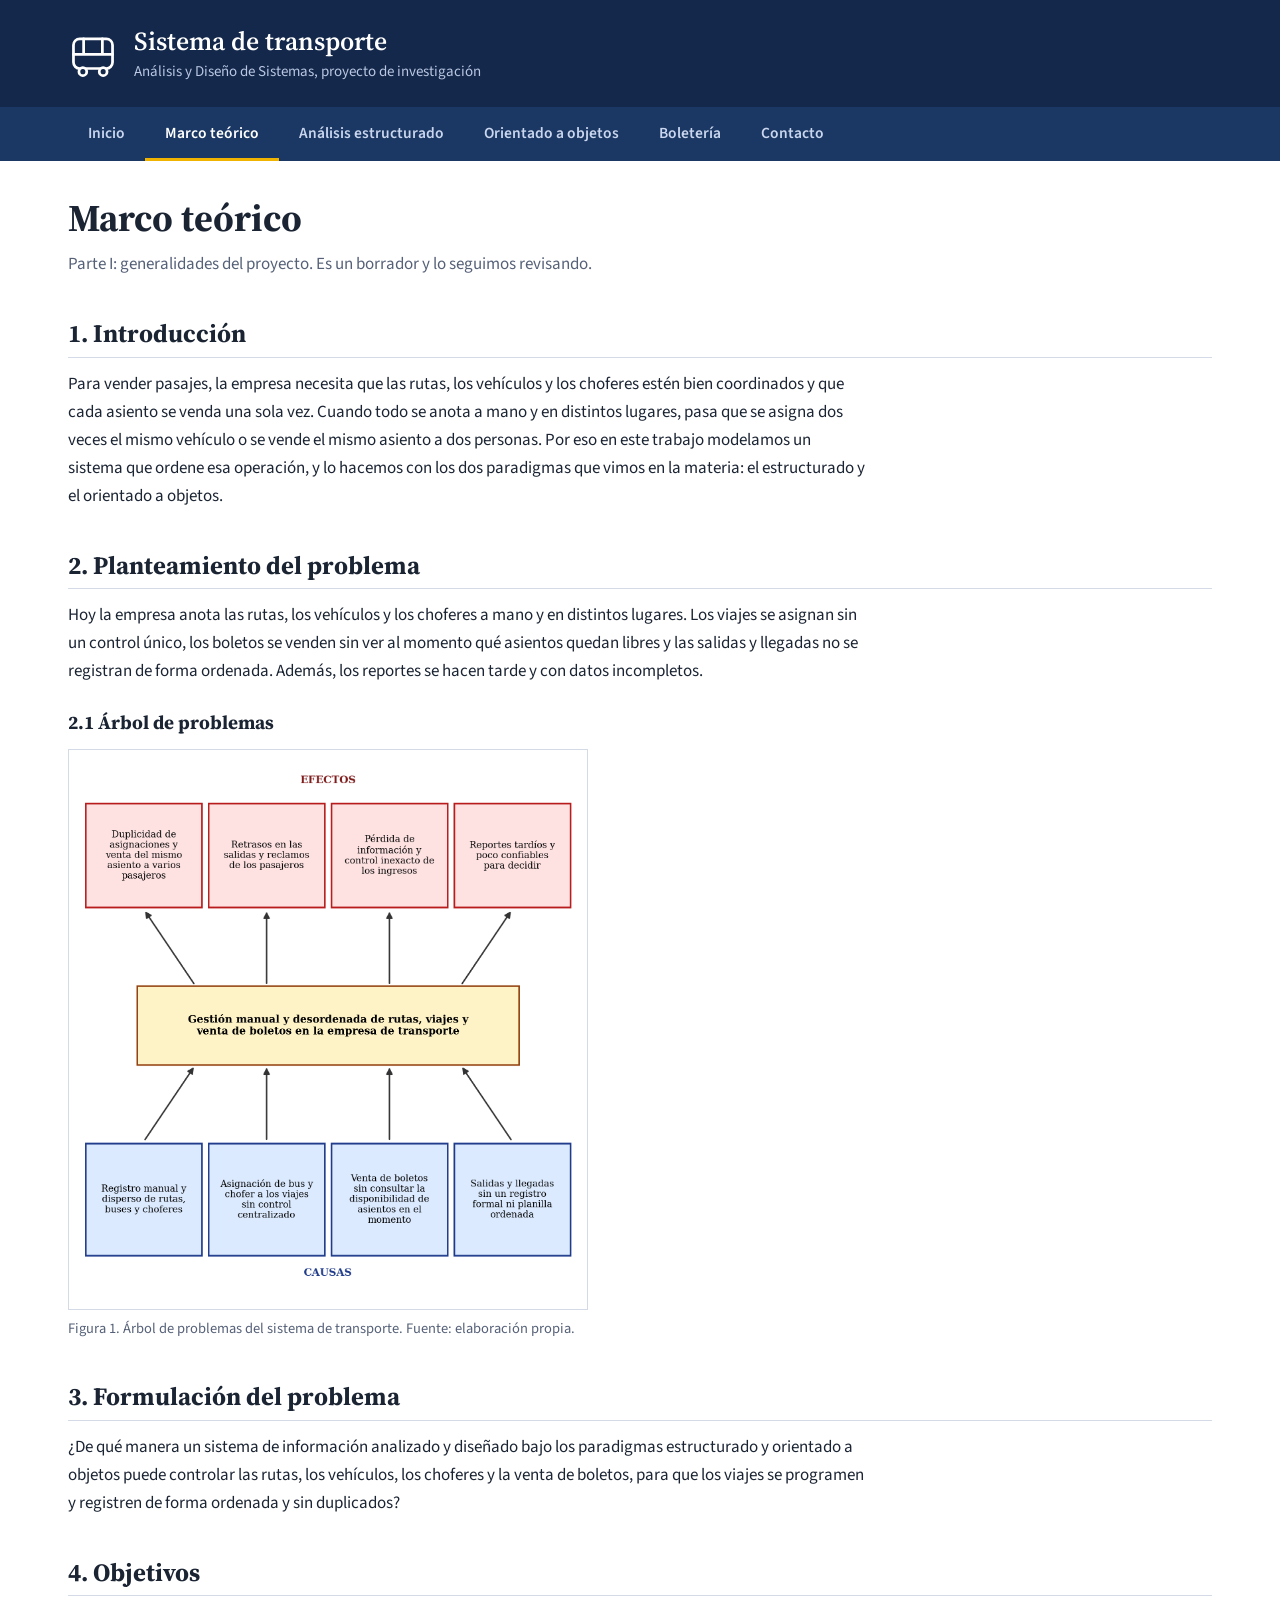
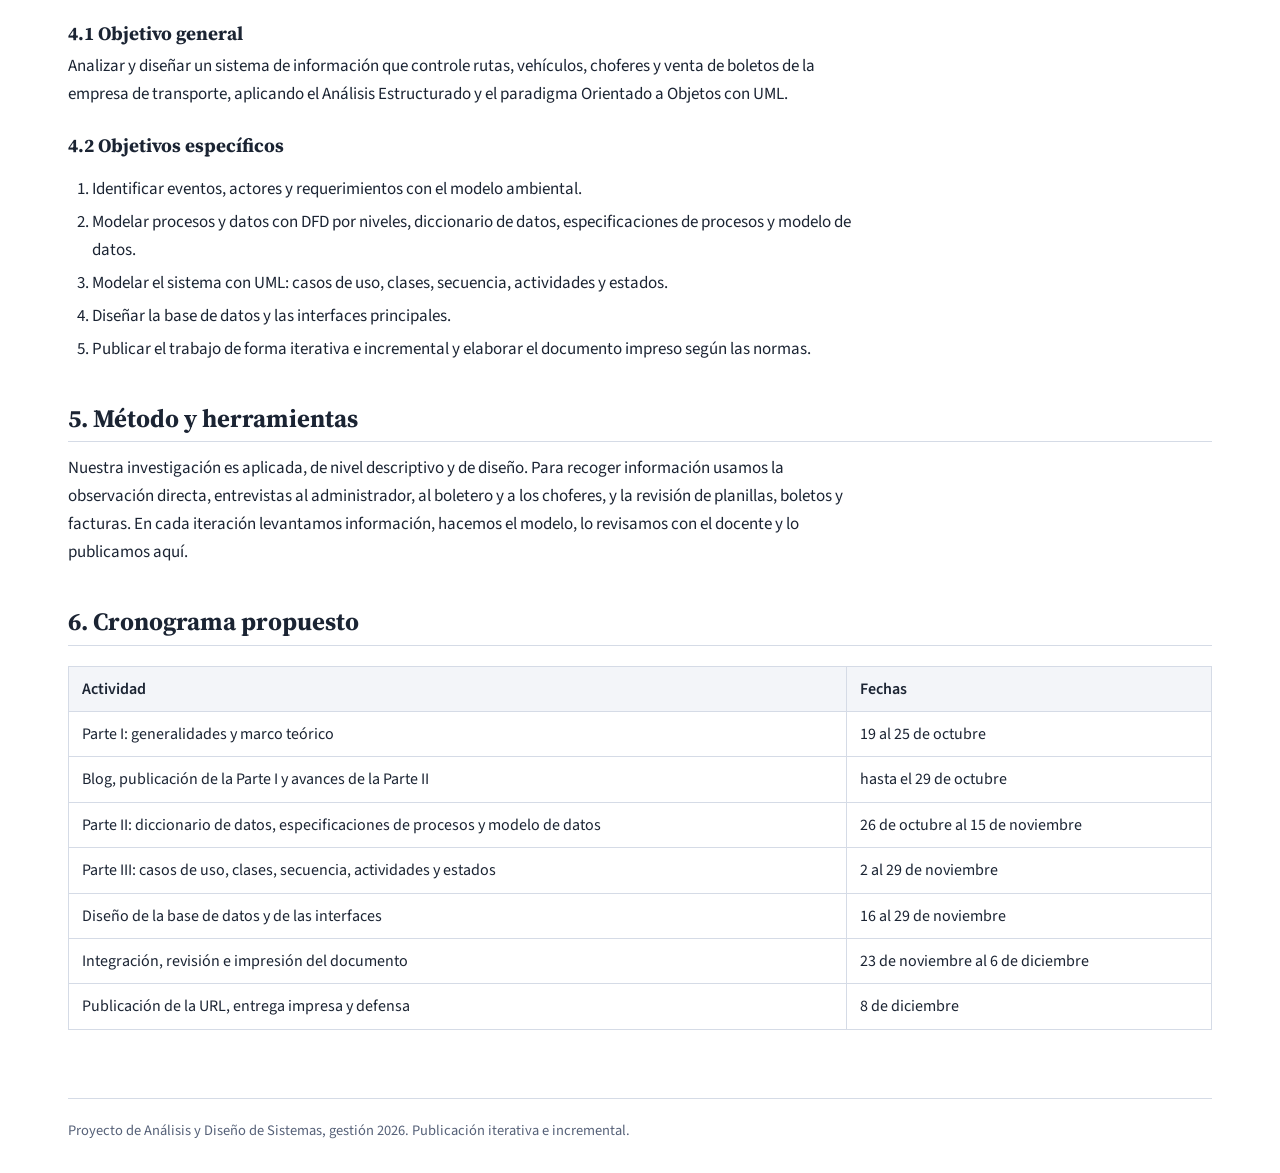
<file: marco-teorico.html>
<!DOCTYPE html>
<html lang="es">
<head>
<meta charset="utf-8">
<meta name="viewport" content="width=device-width, initial-scale=1, viewport-fit=cover">
<title>Marco teórico | Sistema de transporte</title>
<link rel="preconnect" href="https://fonts.googleapis.com">
<link rel="preconnect" href="https://fonts.gstatic.com" crossorigin>
<link href="https://fonts.googleapis.com/css2?family=Source+Serif+4:wght@600;700&family=Source+Sans+3:wght@400;500;600&display=swap" rel="stylesheet">
<link rel="stylesheet" href="css/estilos.css">
</head>
<body>
<!-- Archivo: marco-teorico.html (Parte I). Responsable: [completar]. Editen solo lo que está dentro de <section>. -->
<div class="top"><div class="wrap"><header>
<svg class="logo" viewBox="0 0 64 64" fill="none" stroke="currentColor" stroke-width="3.5" stroke-linecap="round" stroke-linejoin="round" role="img" aria-label="Vehículo"><rect x="7" y="10" width="50" height="38" rx="8"/><path d="M7 30h50M20 10v20M44 10v20"/><circle cx="19" cy="52" r="5" fill="#14284B"/><circle cx="45" cy="52" r="5" fill="#14284B"/></svg>
<div><b>Sistema de transporte</b><span>Análisis y Diseño de Sistemas, proyecto de investigación</span></div>
</header></div></div>
<nav class="bar" aria-label="Secciones del proyecto"><div class="wrap"><div class="tabs">
<a href="index.html">Inicio</a><a href="marco-teorico.html" aria-current="page">Marco teórico</a><a href="analisis-estructurado.html">Análisis estructurado</a><a href="analisis-objetos.html">Orientado a objetos</a><a href="boleteria.html">Boletería</a><a href="contacto.html">Contacto</a>
</div></div></nav>
<div class="wrap">
<main>
<section>
<h1>Marco teórico</h1>
<p class="muted">Parte I: generalidades del proyecto. Es un borrador y lo seguimos revisando.</p>
<h2>1. Introducción</h2>
<p>Para vender pasajes, la empresa necesita que las rutas, los vehículos y los choferes estén bien coordinados y que cada asiento se venda una sola vez. Cuando todo se anota a mano y en distintos lugares, pasa que se asigna dos veces el mismo vehículo o se vende el mismo asiento a dos personas. Por eso en este trabajo modelamos un sistema que ordene esa operación, y lo hacemos con los dos paradigmas que vimos en la materia: el estructurado y el orientado a objetos.</p>
<h2>2. Planteamiento del problema</h2>
<p>Hoy la empresa anota las rutas, los vehículos y los choferes a mano y en distintos lugares. Los viajes se asignan sin un control único, los boletos se venden sin ver al momento qué asientos quedan libres y las salidas y llegadas no se registran de forma ordenada. Además, los reportes se hacen tarde y con datos incompletos.</p>
<h3>2.1 Árbol de problemas</h3>
<figure><div class="fig sm"><img src="img/arbol-problemas.png" alt="Árbol de problemas: cuatro causas, el problema central y cuatro efectos"></div><figcaption>Figura 1. Árbol de problemas del sistema de transporte. Fuente: elaboración propia.</figcaption></figure>
<h2>3. Formulación del problema</h2>
<p>¿De qué manera un sistema de información analizado y diseñado bajo los paradigmas estructurado y orientado a objetos puede controlar las rutas, los vehículos, los choferes y la venta de boletos, para que los viajes se programen y registren de forma ordenada y sin duplicados?</p>
<h2>4. Objetivos</h2>
<h3>4.1 Objetivo general</h3>
<p>Analizar y diseñar un sistema de información que controle rutas, vehículos, choferes y venta de boletos de la empresa de transporte, aplicando el Análisis Estructurado y el paradigma Orientado a Objetos con UML.</p>
<h3>4.2 Objetivos específicos</h3>
<ol>
<li>Identificar eventos, actores y requerimientos con el modelo ambiental.</li>
<li>Modelar procesos y datos con DFD por niveles, diccionario de datos, especificaciones de procesos y modelo de datos.</li>
<li>Modelar el sistema con UML: casos de uso, clases, secuencia, actividades y estados.</li>
<li>Diseñar la base de datos y las interfaces principales.</li>
<li>Publicar el trabajo de forma iterativa e incremental y elaborar el documento impreso según las normas.</li>
</ol>
<h2>5. Método y herramientas</h2>
<p>Nuestra investigación es aplicada, de nivel descriptivo y de diseño. Para recoger información usamos la observación directa, entrevistas al administrador, al boletero y a los choferes, y la revisión de planillas, boletos y facturas. En cada iteración levantamos información, hacemos el modelo, lo revisamos con el docente y lo publicamos aquí.</p>
<h2>6. Cronograma propuesto</h2>
<div class="scroll"><table>
<tr><th>Actividad</th><th>Fechas</th></tr>
<tr><td>Parte I: generalidades y marco teórico</td><td>19 al 25 de octubre</td></tr>
<tr><td>Blog, publicación de la Parte I y avances de la Parte II</td><td>hasta el 29 de octubre</td></tr>
<tr><td>Parte II: diccionario de datos, especificaciones de procesos y modelo de datos</td><td>26 de octubre al 15 de noviembre</td></tr>
<tr><td>Parte III: casos de uso, clases, secuencia, actividades y estados</td><td>2 al 29 de noviembre</td></tr>
<tr><td>Diseño de la base de datos y de las interfaces</td><td>16 al 29 de noviembre</td></tr>
<tr><td>Integración, revisión e impresión del documento</td><td>23 de noviembre al 6 de diciembre</td></tr>
<tr><td>Publicación de la URL, entrega impresa y defensa</td><td>8 de diciembre</td></tr>
</table></div>
</section>
</main>
<footer>Proyecto de Análisis y Diseño de Sistemas, gestión 2026. Publicación iterativa e incremental.</footer>
</div>
</body>
</html>
</file>
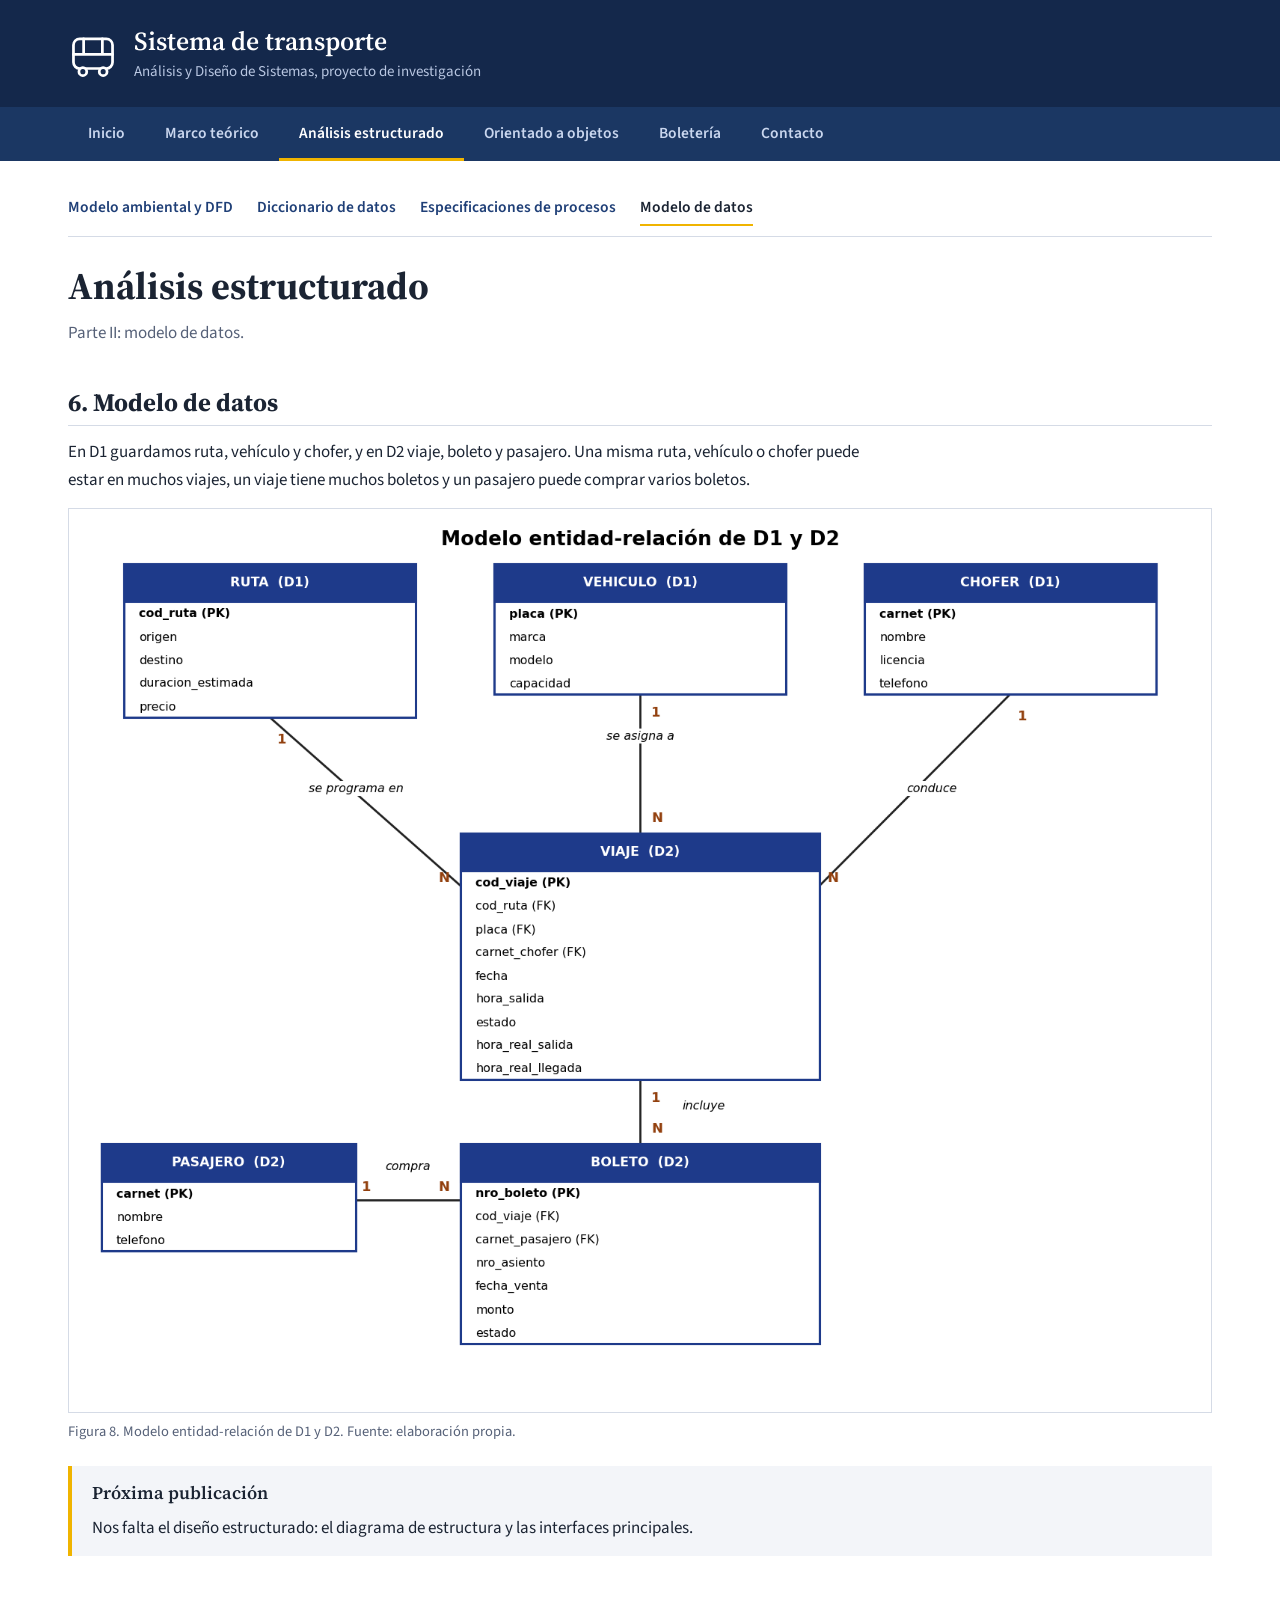
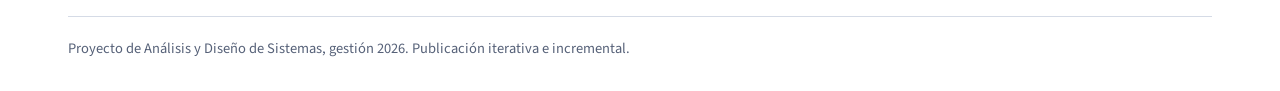
<file: modelo-datos.html>
<!DOCTYPE html>
<html lang="es">
<head>
<meta charset="utf-8">
<meta name="viewport" content="width=device-width, initial-scale=1, viewport-fit=cover">
<title>Modelo de datos | Sistema de transporte</title>
<link rel="preconnect" href="https://fonts.googleapis.com">
<link rel="preconnect" href="https://fonts.gstatic.com" crossorigin>
<link href="https://fonts.googleapis.com/css2?family=Source+Serif+4:wght@600;700&family=Source+Sans+3:wght@400;500;600&display=swap" rel="stylesheet">
<link rel="stylesheet" href="css/estilos.css">
</head>
<body>
<!-- Archivo: modelo-datos.html. Responsable: [completar]. Editen solo lo que está dentro de <section>. -->
<div class="top"><div class="wrap"><header>
<svg class="logo" viewBox="0 0 64 64" fill="none" stroke="currentColor" stroke-width="3.5" stroke-linecap="round" stroke-linejoin="round" role="img" aria-label="Vehículo"><rect x="7" y="10" width="50" height="38" rx="8"/><path d="M7 30h50M20 10v20M44 10v20"/><circle cx="19" cy="52" r="5" fill="#14284B"/><circle cx="45" cy="52" r="5" fill="#14284B"/></svg>
<div><b>Sistema de transporte</b><span>Análisis y Diseño de Sistemas, proyecto de investigación</span></div>
</header></div></div>
<nav class="bar" aria-label="Secciones del proyecto"><div class="wrap"><div class="tabs">
<a href="index.html">Inicio</a><a href="marco-teorico.html">Marco teórico</a><a href="analisis-estructurado.html" aria-current="page">Análisis estructurado</a><a href="analisis-objetos.html">Orientado a objetos</a><a href="boleteria.html">Boletería</a><a href="contacto.html">Contacto</a>
</div></div></nav>
<div class="wrap">
<main>
<section>
<div class="sub"><a href="analisis-estructurado.html">Modelo ambiental y DFD</a><a href="diccionario-datos.html">Diccionario de datos</a><a href="especificaciones-procesos.html">Especificaciones de procesos</a><a href="modelo-datos.html" aria-current="page">Modelo de datos</a></div>
<h1>Análisis estructurado</h1>
<p class="muted">Parte II: modelo de datos.</p>
<h2>6. Modelo de datos</h2>
<p>En D1 guardamos ruta, vehículo y chofer, y en D2 viaje, boleto y pasajero. Una misma ruta, vehículo o chofer puede estar en muchos viajes, un viaje tiene muchos boletos y un pasajero puede comprar varios boletos.</p>
<figure><div class="fig"><img src="img/modelo-entidad-relacion.png" alt="Modelo entidad-relación con las entidades ruta, vehículo, chofer, viaje, boleto y pasajero"></div><figcaption>Figura 8. Modelo entidad-relación de D1 y D2. Fuente: elaboración propia.</figcaption></figure>
<div class="todo"><b>Próxima publicación</b><p style="margin:6px 0 0">Nos falta el diseño estructurado: el diagrama de estructura y las interfaces principales.</p></div>
</section>
</main>
<footer>Proyecto de Análisis y Diseño de Sistemas, gestión 2026. Publicación iterativa e incremental.</footer>
</div>
</body>
</html>
</file>
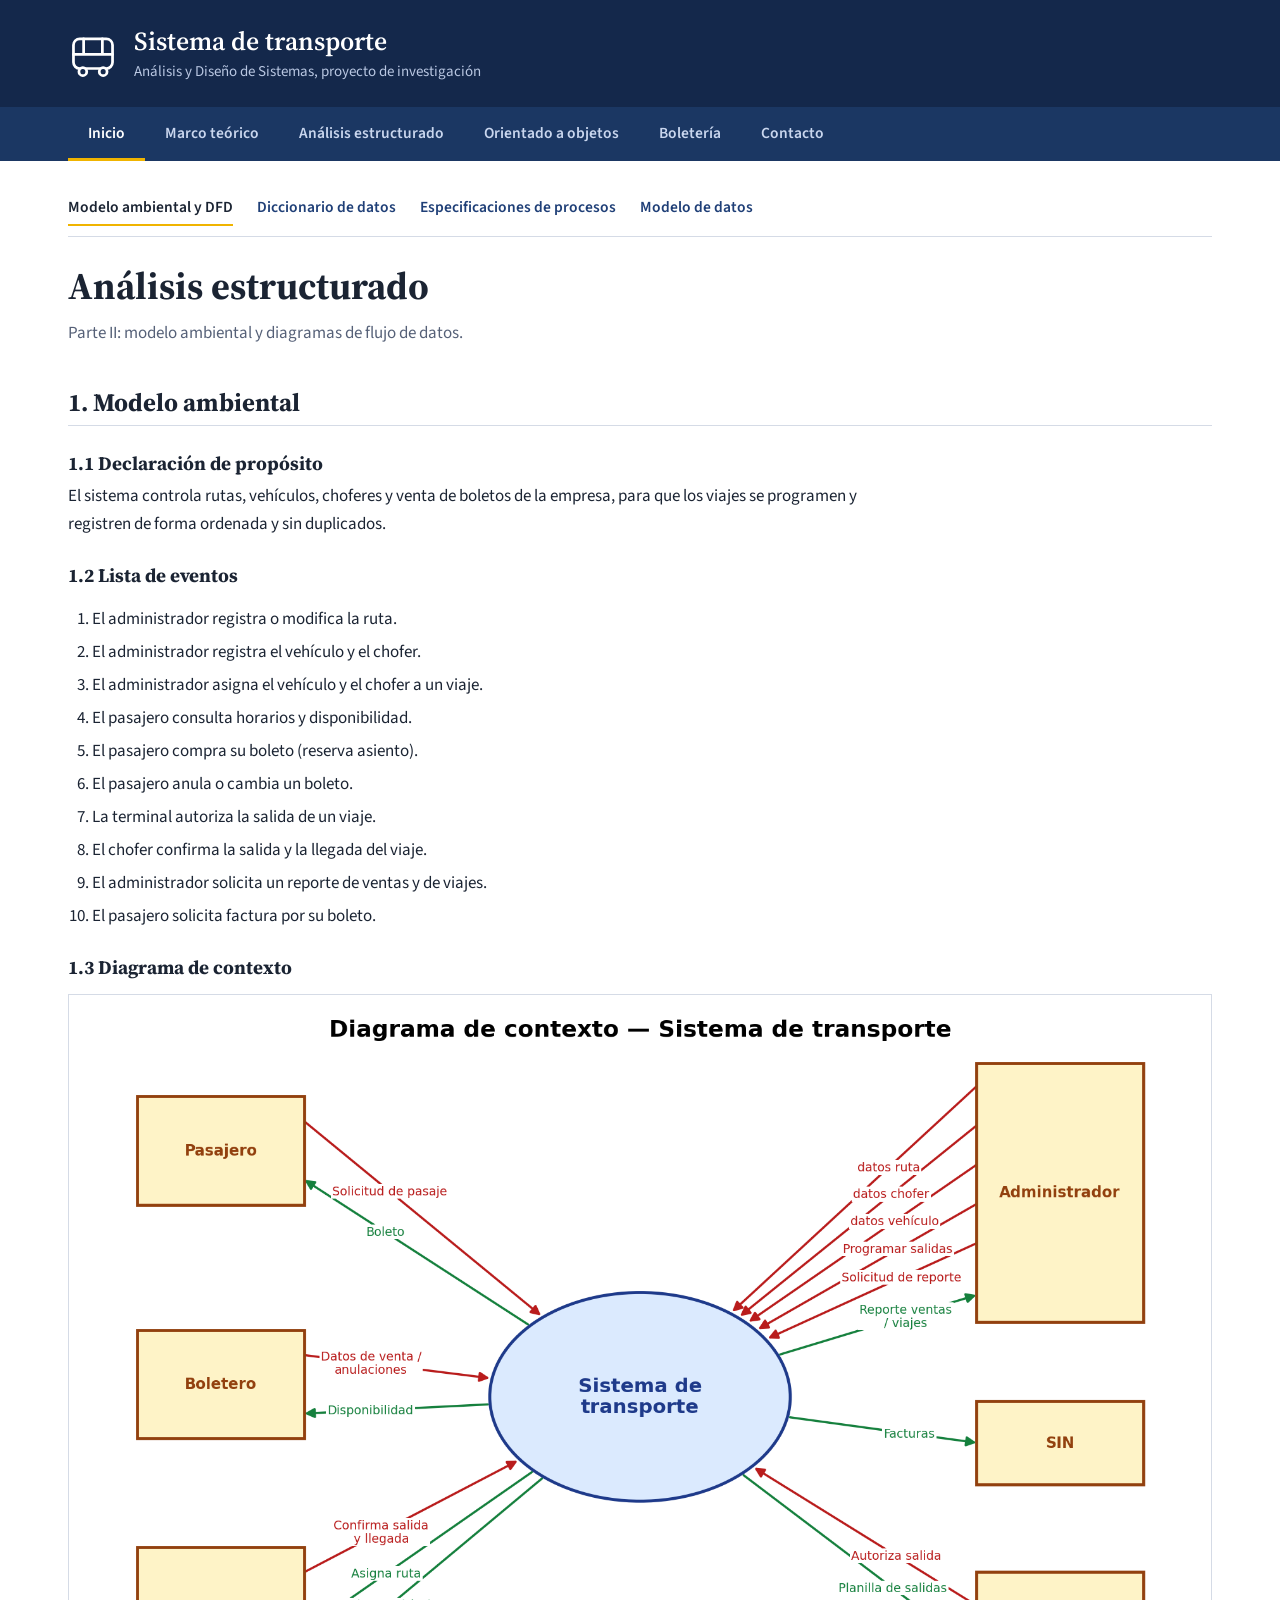
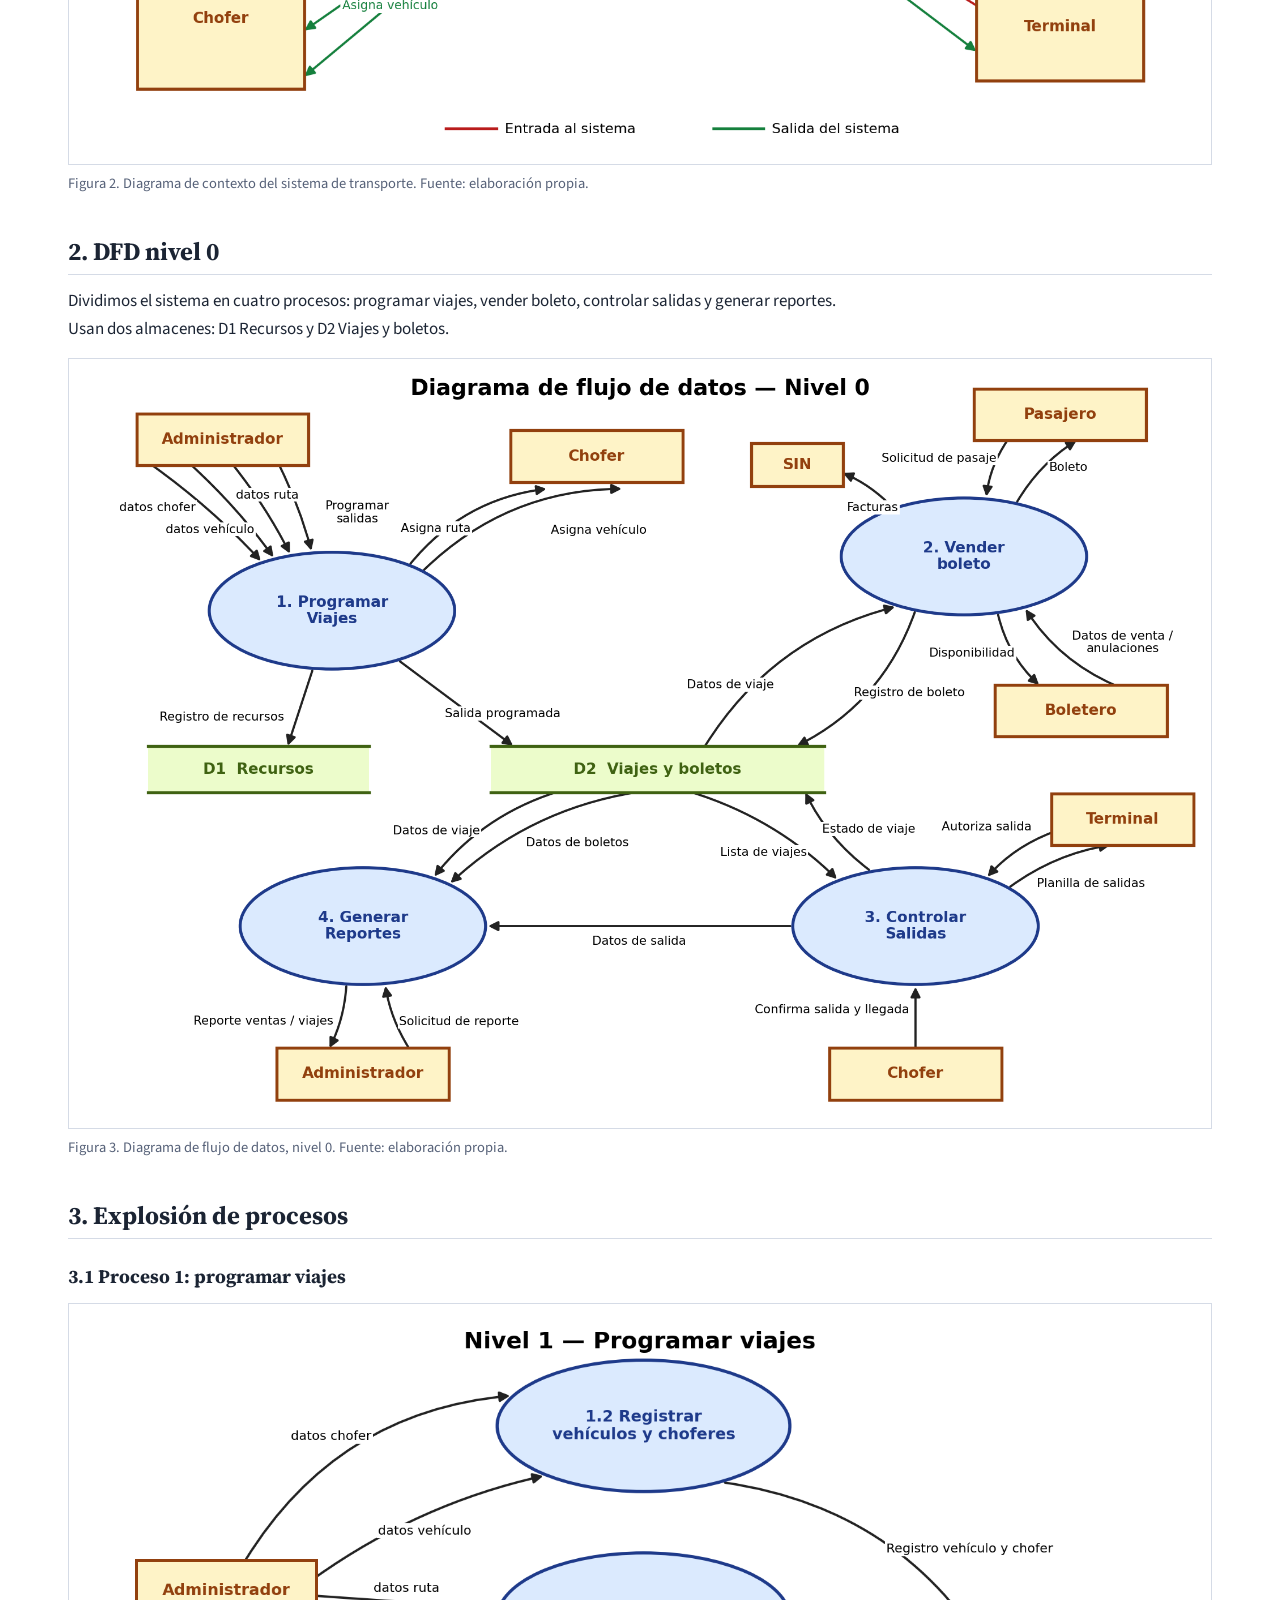
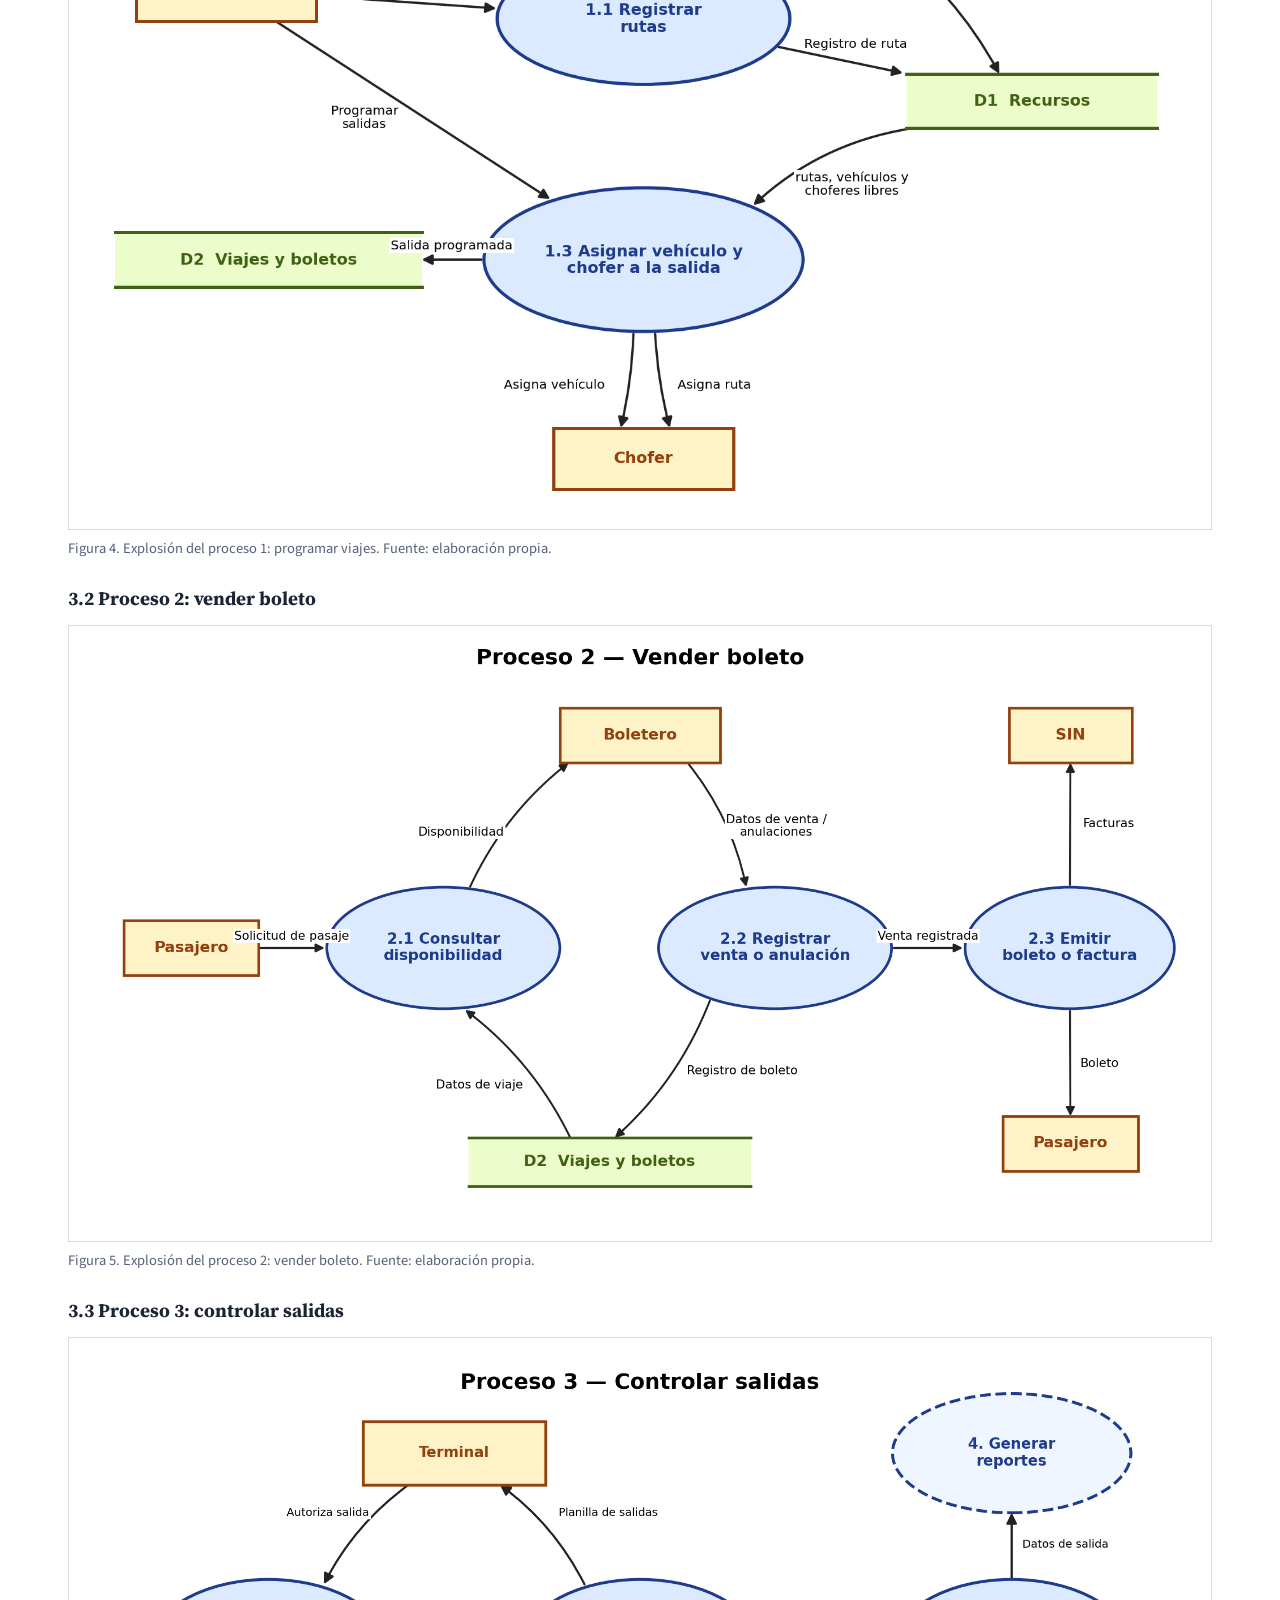
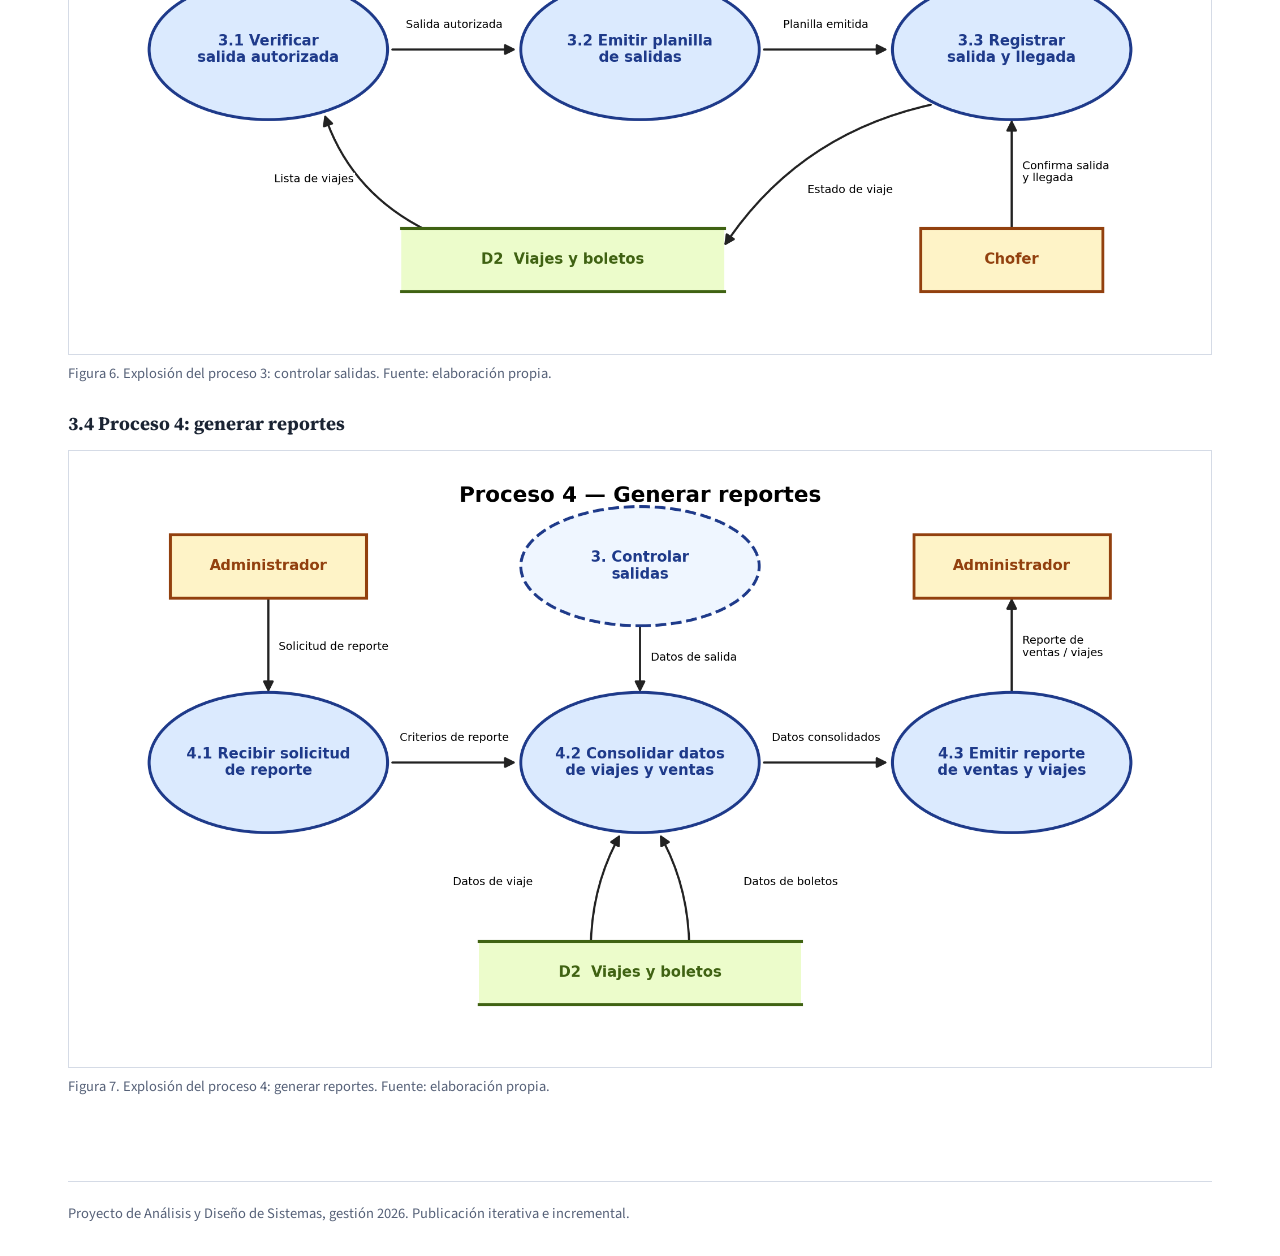
<file: Sistema-Transporte--main/analisis-estructurado.html>
<!DOCTYPE html>
<html lang="es">
<head>
<meta charset="utf-8">
<meta name="viewport" content="width=device-width, initial-scale=1, viewport-fit=cover">
<title>Análisis estructurado | Sistema de transporte</title>
<link rel="preconnect" href="https://fonts.googleapis.com">
<link rel="preconnect" href="https://fonts.gstatic.com" crossorigin>
<link href="https://fonts.googleapis.com/css2?family=Source+Serif+4:wght@600;700&family=Source+Sans+3:wght@400;500;600&display=swap" rel="stylesheet">
<link rel="stylesheet" href="css/estilos.css">
</head>
<body>
<!-- Archivo: analisis-estructurado.html (modelo ambiental y DFD). Responsable: [completar]. Editen solo lo que está dentro de <section>. -->
<div class="top"><div class="wrap"><header>
<svg class="logo" viewBox="0 0 64 64" fill="none" stroke="currentColor" stroke-width="3.5" stroke-linecap="round" stroke-linejoin="round" role="img" aria-label="Vehículo"><rect x="7" y="10" width="50" height="38" rx="8"/><path d="M7 30h50M20 10v20M44 10v20"/><circle cx="19" cy="52" r="5" fill="#14284B"/><circle cx="45" cy="52" r="5" fill="#14284B"/></svg>
<div><b>Sistema de transporte</b><span>Análisis y Diseño de Sistemas, proyecto de investigación</span></div>
</header></div></div>
<nav class="bar" aria-label="Secciones del proyecto"><div class="wrap">
    
    <div class="tabs">
    <a href="index.html" aria-current="page"
       data-tooltip="Página principal y presentación del proyecto.">
       Inicio
    </a>

    <a href="marco-teorico.html"
       data-tooltip="Conoce los antecedentes, objetivos y fundamentos teóricos del sistema.">
       Marco teórico
    </a>

    <a href="analisis-estructurado.html"
       data-tooltip="Explora los DFD, modelos de datos y especificaciones de procesos.">
       Análisis estructurado
    </a>

    <a href="analisis-objetos.html"
       data-tooltip="Conoce el diseño del sistema mediante diagramas UML y objetos.">
       Orientado a objetos
    </a>

    <a href="boleteria.html"
       data-tooltip="Prueba el programa de gestión y venta de boletos de transporte.">
       Boletería
    </a>

    <a href="contacto.html"
       data-tooltip="Consulta información y datos de contacto del proyecto.">
       Contacto
    </a>
</div>

</div></nav>
<div class="wrap">
<main>
<section>
<div class="sub"><a href="analisis-estructurado.html" aria-current="page">Modelo ambiental y DFD</a><a href="diccionario-datos.html">Diccionario de datos</a><a href="especificaciones-procesos.html">Especificaciones de procesos</a><a href="modelo-datos.html">Modelo de datos</a></div>
<h1>Análisis estructurado</h1>
<p class="muted">Parte II: modelo ambiental y diagramas de flujo de datos.</p>
<h2>1. Modelo ambiental</h2>
<h3>1.1 Declaración de propósito</h3>
<p>El sistema controla rutas, vehículos, choferes y venta de boletos de la empresa, para que los viajes se programen y registren de forma ordenada y sin duplicados.</p>
<h3>1.2 Lista de eventos</h3>
<ol>
<li>El administrador registra o modifica la ruta.</li>
<li>El administrador registra el vehículo y el chofer.</li>
<li>El administrador asigna el vehículo y el chofer a un viaje.</li>
<li>El pasajero consulta horarios y disponibilidad.</li>
<li>El pasajero compra su boleto (reserva asiento).</li>
<li>El pasajero anula o cambia un boleto.</li>
<li>La terminal autoriza la salida de un viaje.</li>
<li>El chofer confirma la salida y la llegada del viaje.</li>
<li>El administrador solicita un reporte de ventas y de viajes.</li>
<li>El pasajero solicita factura por su boleto.</li>
</ol>
<h3>1.3 Diagrama de contexto</h3>
<figure><div class="fig"><img src="img/diagrama-contexto.png" alt="Diagrama de contexto del sistema de transporte con seis entidades externas"></div><figcaption>Figura 2. Diagrama de contexto del sistema de transporte. Fuente: elaboración propia.</figcaption></figure>
<h2>2. DFD nivel 0</h2>
<p>Dividimos el sistema en cuatro procesos: programar viajes, vender boleto, controlar salidas y generar reportes. Usan dos almacenes: D1 Recursos y D2 Viajes y boletos.</p>
<figure><div class="fig"><img src="img/dfd-nivel-0.png" alt="Diagrama de flujo de datos de nivel 0"></div><figcaption>Figura 3. Diagrama de flujo de datos, nivel 0. Fuente: elaboración propia.</figcaption></figure>
<h2>3. Explosión de procesos</h2>
<h3>3.1 Proceso 1: programar viajes</h3>
<figure><div class="fig"><img src="img/proceso-1-programar-viajes.png" alt="Explosión del proceso 1 en 1.1, 1.2 y 1.3"></div><figcaption>Figura 4. Explosión del proceso 1: programar viajes. Fuente: elaboración propia.</figcaption></figure>
<h3>3.2 Proceso 2: vender boleto</h3>
<figure><div class="fig"><img src="img/proceso-2-vender-boleto.png" alt="Explosión del proceso 2 en 2.1, 2.2 y 2.3"></div><figcaption>Figura 5. Explosión del proceso 2: vender boleto. Fuente: elaboración propia.</figcaption></figure>
<h3>3.3 Proceso 3: controlar salidas</h3>
<figure><div class="fig"><img src="img/proceso-3-controlar-salidas.png" alt="Explosión del proceso 3 en 3.1, 3.2 y 3.3"></div><figcaption>Figura 6. Explosión del proceso 3: controlar salidas. Fuente: elaboración propia.</figcaption></figure>
<h3>3.4 Proceso 4: generar reportes</h3>
<figure><div class="fig"><img src="img/proceso-4-generar-reportes.png" alt="Explosión del proceso 4 en 4.1, 4.2 y 4.3"></div><figcaption>Figura 7. Explosión del proceso 4: generar reportes. Fuente: elaboración propia.</figcaption></figure>
</section>
</main>
<footer>Proyecto de Análisis y Diseño de Sistemas, gestión 2026. Publicación iterativa e incremental.</footer>
</div>
</body>
</html>
</file>
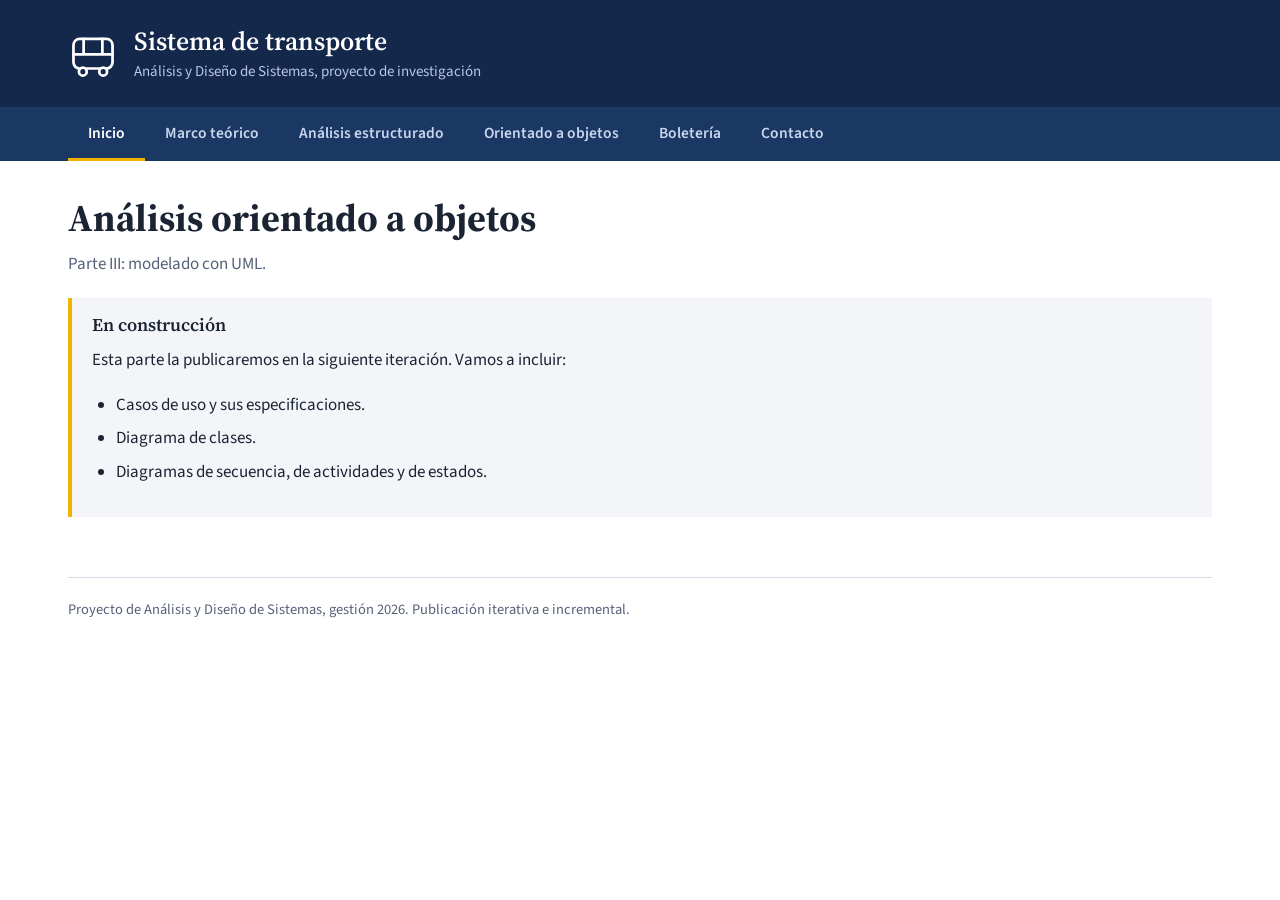
<file: Sistema-Transporte--main/analisis-objetos.html>
<!DOCTYPE html>
<html lang="es">
<head>
<meta charset="utf-8">
<meta name="viewport" content="width=device-width, initial-scale=1, viewport-fit=cover">
<title>Análisis orientado a objetos | Sistema de transporte</title>
<link rel="preconnect" href="https://fonts.googleapis.com">
<link rel="preconnect" href="https://fonts.gstatic.com" crossorigin>
<link href="https://fonts.googleapis.com/css2?family=Source+Serif+4:wght@600;700&family=Source+Sans+3:wght@400;500;600&display=swap" rel="stylesheet">
<link rel="stylesheet" href="css/estilos.css">
</head>
<body>
<!-- Archivo: analisis-objetos.html (Parte III, UML). Responsable: [completar]. Editen solo lo que está dentro de <section>. -->
<div class="top"><div class="wrap"><header>
<svg class="logo" viewBox="0 0 64 64" fill="none" stroke="currentColor" stroke-width="3.5" stroke-linecap="round" stroke-linejoin="round" role="img" aria-label="Vehículo"><rect x="7" y="10" width="50" height="38" rx="8"/><path d="M7 30h50M20 10v20M44 10v20"/><circle cx="19" cy="52" r="5" fill="#14284B"/><circle cx="45" cy="52" r="5" fill="#14284B"/></svg>
<div><b>Sistema de transporte</b><span>Análisis y Diseño de Sistemas, proyecto de investigación</span></div>
</header></div></div>
<nav class="bar" aria-label="Secciones del proyecto"><div class="wrap">
    
     <div class="tabs">
    <a href="index.html" aria-current="page"
       data-tooltip="Página principal y presentación del proyecto.">
       Inicio
    </a>

    <a href="marco-teorico.html"
       data-tooltip="Conoce los antecedentes, objetivos y fundamentos teóricos del sistema.">
       Marco teórico
    </a>

    <a href="analisis-estructurado.html"
       data-tooltip="Explora los DFD, modelos de datos y especificaciones de procesos.">
       Análisis estructurado
    </a>

    <a href="analisis-objetos.html"
       data-tooltip="Conoce el diseño del sistema mediante diagramas UML y objetos.">
       Orientado a objetos
    </a>

    <a href="boleteria.html"
       data-tooltip="Prueba el programa de gestión y venta de boletos de transporte.">
       Boletería
    </a>

    <a href="contacto.html"
       data-tooltip="Consulta información y datos de contacto del proyecto.">
       Contacto
    </a>
</div>

</div></nav>
<div class="wrap">
<main>
<section>
<h1>Análisis orientado a objetos</h1>
<p class="muted">Parte III: modelado con UML.</p>
<div class="todo"><b>En construcción</b>
<p style="margin:6px 0 8px">Esta parte la publicaremos en la siguiente iteración. Vamos a incluir:</p>
<ul><li>Casos de uso y sus especificaciones.</li><li>Diagrama de clases.</li><li>Diagramas de secuencia, de actividades y de estados.</li></ul></div>
</section>
</main>
<footer>Proyecto de Análisis y Diseño de Sistemas, gestión 2026. Publicación iterativa e incremental.</footer>
</div>
</body>
</html>
</file>
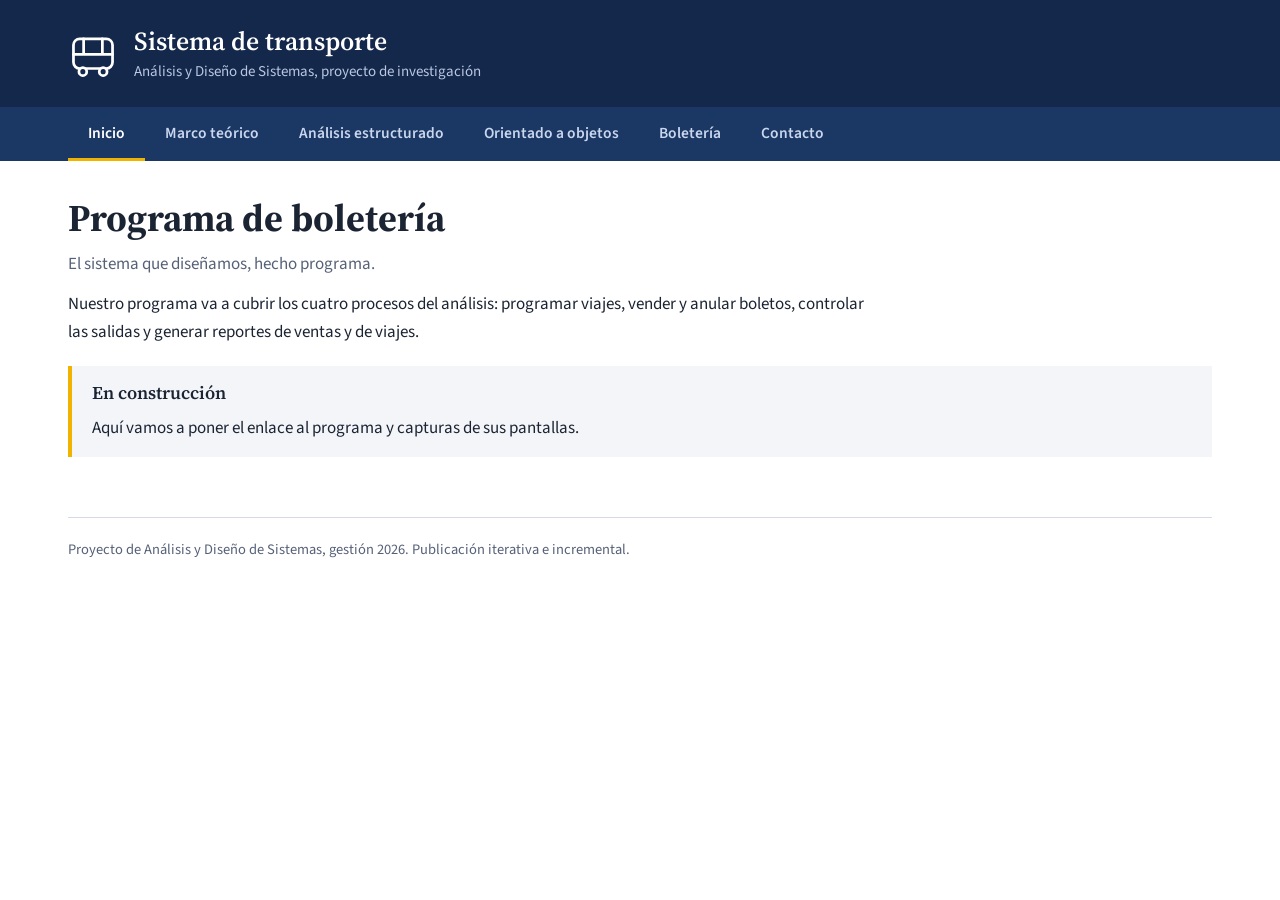
<file: Sistema-Transporte--main/boleteria.html>
<!DOCTYPE html>
<html lang="es">
<head>
<meta charset="utf-8">
<meta name="viewport" content="width=device-width, initial-scale=1, viewport-fit=cover">
<title>Boletería | Sistema de transporte</title>
<link rel="preconnect" href="https://fonts.googleapis.com">
<link rel="preconnect" href="https://fonts.gstatic.com" crossorigin>
<link href="https://fonts.googleapis.com/css2?family=Source+Serif+4:wght@600;700&family=Source+Sans+3:wght@400;500;600&display=swap" rel="stylesheet">
<link rel="stylesheet" href="css/estilos.css">
</head>
<body>
<!-- Archivo: boleteria.html (programa). Responsable: [completar]. Editen solo lo que está dentro de <section>. -->
<div class="top"><div class="wrap"><header>
<svg class="logo" viewBox="0 0 64 64" fill="none" stroke="currentColor" stroke-width="3.5" stroke-linecap="round" stroke-linejoin="round" role="img" aria-label="Vehículo"><rect x="7" y="10" width="50" height="38" rx="8"/><path d="M7 30h50M20 10v20M44 10v20"/><circle cx="19" cy="52" r="5" fill="#14284B"/><circle cx="45" cy="52" r="5" fill="#14284B"/></svg>
<div><b>Sistema de transporte</b><span>Análisis y Diseño de Sistemas, proyecto de investigación</span></div>
</header></div></div>
<nav class="bar" aria-label="Secciones del proyecto"><div class="wrap">
    
     <div class="tabs">
    <a href="index.html" aria-current="page"
       data-tooltip="Página principal y presentación del proyecto.">
       Inicio
    </a>

    <a href="marco-teorico.html"
       data-tooltip="Conoce los antecedentes, objetivos y fundamentos teóricos del sistema.">
       Marco teórico
    </a>

    <a href="analisis-estructurado.html"
       data-tooltip="Explora los DFD, modelos de datos y especificaciones de procesos.">
       Análisis estructurado
    </a>

    <a href="analisis-objetos.html"
       data-tooltip="Conoce el diseño del sistema mediante diagramas UML y objetos.">
       Orientado a objetos
    </a>

    <a href="boleteria.html"
       data-tooltip="Prueba el programa de gestión y venta de boletos de transporte.">
       Boletería
    </a>

    <a href="contacto.html"
       data-tooltip="Consulta información y datos de contacto del proyecto.">
       Contacto
    </a>
</div>

</div></nav>
<div class="wrap">
<main>
<section>
<h1>Programa de boletería</h1>
<p class="muted">El sistema que diseñamos, hecho programa.</p>
<p>Nuestro programa va a cubrir los cuatro procesos del análisis: programar viajes, vender y anular boletos, controlar las salidas y generar reportes de ventas y de viajes.</p>
<div class="todo"><b>En construcción</b><p style="margin:6px 0 0">Aquí vamos a poner el enlace al programa y capturas de sus pantallas.</p></div>
</section>
</main>
<footer>Proyecto de Análisis y Diseño de Sistemas, gestión 2026. Publicación iterativa e incremental.</footer>
</div>
</body>
</html>
</file>
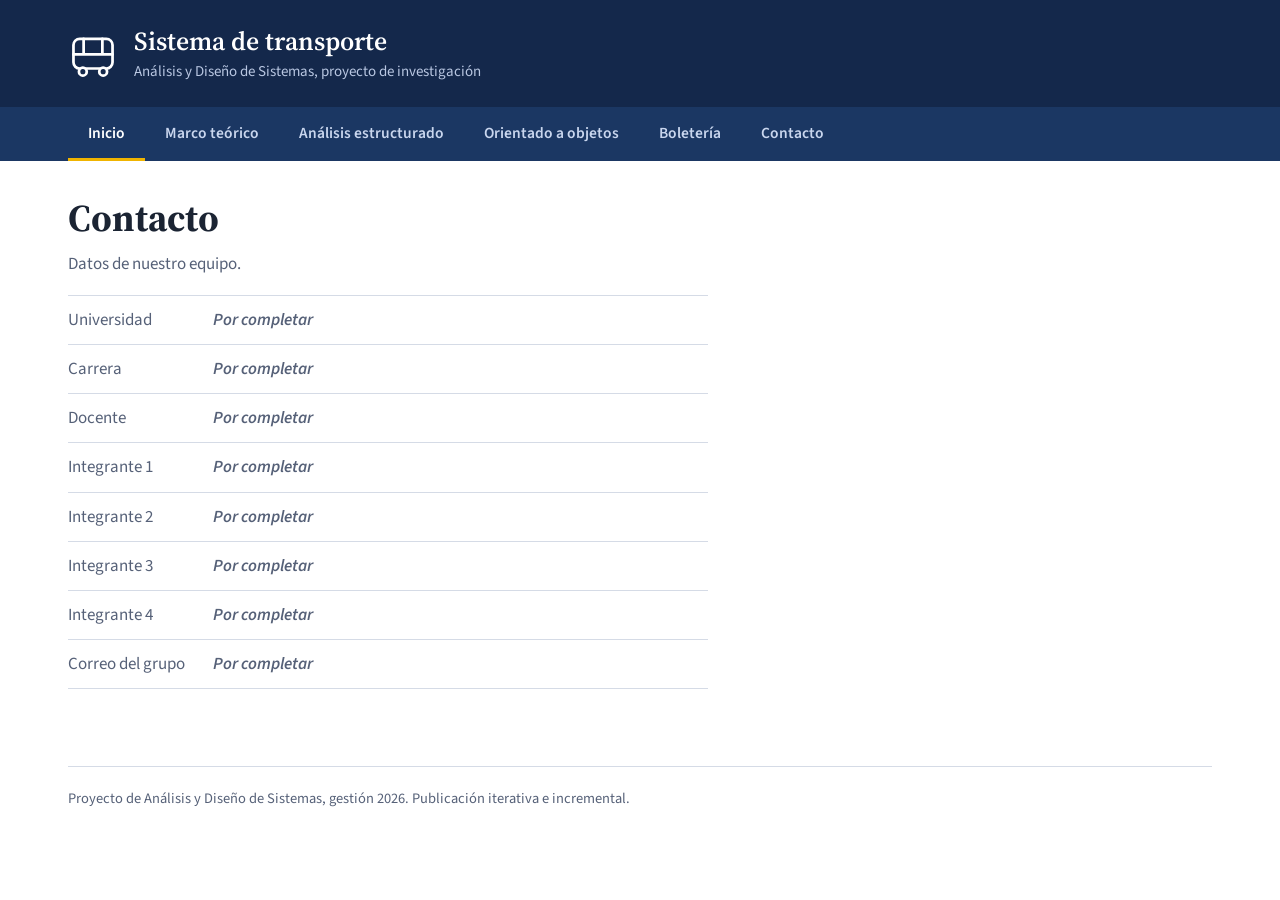
<file: Sistema-Transporte--main/contacto.html>
<!DOCTYPE html>
<html lang="es">
<head>
<meta charset="utf-8">
<meta name="viewport" content="width=device-width, initial-scale=1, viewport-fit=cover">
<title>Contacto | Sistema de transporte</title>
<link rel="preconnect" href="https://fonts.googleapis.com">
<link rel="preconnect" href="https://fonts.gstatic.com" crossorigin>
<link href="https://fonts.googleapis.com/css2?family=Source+Serif+4:wght@600;700&family=Source+Sans+3:wght@400;500;600&display=swap" rel="stylesheet">
<link rel="stylesheet" href="css/estilos.css">
</head>
<body>
<!-- Archivo: contacto.html (datos del equipo). Cada integrante completa su fila.. Editen solo lo que está dentro de <section>. -->
<div class="top"><div class="wrap"><header>
<svg class="logo" viewBox="0 0 64 64" fill="none" stroke="currentColor" stroke-width="3.5" stroke-linecap="round" stroke-linejoin="round" role="img" aria-label="Vehículo"><rect x="7" y="10" width="50" height="38" rx="8"/><path d="M7 30h50M20 10v20M44 10v20"/><circle cx="19" cy="52" r="5" fill="#14284B"/><circle cx="45" cy="52" r="5" fill="#14284B"/></svg>
<div><b>Sistema de transporte</b><span>Análisis y Diseño de Sistemas, proyecto de investigación</span></div>
</header></div></div>
<nav class="bar" aria-label="Secciones del proyecto"><div class="wrap">
    
     <div class="tabs">
    <a href="index.html" aria-current="page"
       data-tooltip="Página principal y presentación del proyecto.">
       Inicio
    </a>

    <a href="marco-teorico.html"
       data-tooltip="Conoce los antecedentes, objetivos y fundamentos teóricos del sistema.">
       Marco teórico
    </a>

    <a href="analisis-estructurado.html"
       data-tooltip="Explora los DFD, modelos de datos y especificaciones de procesos.">
       Análisis estructurado
    </a>

    <a href="analisis-objetos.html"
       data-tooltip="Conoce el diseño del sistema mediante diagramas UML y objetos.">
       Orientado a objetos
    </a>

    <a href="boleteria.html"
       data-tooltip="Prueba el programa de gestión y venta de boletos de transporte.">
       Boletería
    </a>

    <a href="contacto.html"
       data-tooltip="Consulta información y datos de contacto del proyecto.">
       Contacto
    </a>
</div>

</div></nav>
<div class="wrap">
<main>
<section>
<h1>Contacto</h1>
<p class="muted">Datos de nuestro equipo.</p>
<dl class="team">
<dt>Universidad</dt><dd class="pend">Por completar</dd>
<dt>Carrera</dt><dd class="pend">Por completar</dd>
<dt>Docente</dt><dd class="pend">Por completar</dd>
<!-- Cada integrante completa su propia fila. Copien una fila para agregar más integrantes. -->
<dt>Integrante 1</dt><dd class="pend">Por completar</dd>
<dt>Integrante 2</dt><dd class="pend">Por completar</dd>
<dt>Integrante 3</dt><dd class="pend">Por completar</dd>
<dt>Integrante 4</dt><dd class="pend">Por completar</dd>
<dt>Correo del grupo</dt><dd class="pend">Por completar</dd>
</dl>
</section>
</main>
<footer>Proyecto de Análisis y Diseño de Sistemas, gestión 2026. Publicación iterativa e incremental.</footer>
</div>
</body>
</html>
</file>
<file: css/estilos.css>
:root{--bg:#fff;--alt:#F3F5F9;--ink:#1B2433;--muted:#566178;--line:#D5DBE6;--band:#14284B;--bar:#1B3763;--link:#1F3F77;--gold:#F0B400;
box-sizing:border-box;padding-top:env(safe-area-inset-top,0px);padding-bottom:env(safe-area-inset-bottom,0px)}
@media (prefers-color-scheme:dark){:root:not([data-theme="light"]){--bg:#0E1626;--alt:#151F35;--ink:#E6ECF7;--muted:#9AA9C4;--line:#2B3A59;--band:#0A1220;--bar:#111C33;--link:#8FB0FF}}
:root[data-theme="dark"]{--bg:#0E1626;--alt:#151F35;--ink:#E6ECF7;--muted:#9AA9C4;--line:#2B3A59;--band:#0A1220;--bar:#111C33;--link:#8FB0FF}
*,*::before,*::after{box-sizing:inherit}
html{scroll-padding-top:calc(env(safe-area-inset-top,0px) + 56px)}
body{margin:0;background:var(--bg);color:var(--ink);font:400 17px/1.65 "Source Sans 3",system-ui,"Segoe UI",sans-serif}
body::before{content:"";position:fixed;inset:0 0 auto;height:env(safe-area-inset-top,0px);background:var(--bar);z-index:10}
.wrap{max-width:1240px;margin:0 auto;padding:0 clamp(20px,4vw,48px)}
.top{background:var(--band);color:#fff}
header{display:flex;align-items:center;gap:16px;padding:26px 0 22px}
.logo{width:50px;height:50px;flex:none;color:#fff}
header b{display:block;font:600 26px/1.2 "Source Serif 4",Georgia,serif}
header span{color:#B9C7E2;font-size:15px}
.bar{position:sticky;top:env(safe-area-inset-top,0px);z-index:5;background:var(--bar)}
.tabs{display:flex;overflow-x:auto}
.tabs a{flex:0 0 auto;padding:14px 20px 11px;color:#C9D6EE;text-decoration:none;font-weight:600;font-size:15.5px;border-bottom:3px solid transparent;white-space:nowrap}
.tabs a:hover{color:#fff}
.tabs a[aria-current="page"]{color:#fff;border-bottom-color:var(--gold)}
a{color:var(--link)}
a:focus-visible{outline:3px solid var(--gold);outline-offset:2px}
section{padding:34px 0 60px}
h1,h2,h3{font-family:"Source Serif 4",Georgia,serif;line-height:1.25;margin:0;color:var(--ink)}
h1{font-size:clamp(28px,4.6vw,38px);margin-bottom:8px}
h2{font-size:25px;margin:40px 0 12px;padding-bottom:7px;border-bottom:1px solid var(--line)}
h3{font-size:19px;margin:26px 0 6px}
p{margin:0 0 12px;max-width:100ch}
.muted{color:var(--muted)}
.intro{display:grid;grid-template-columns:1.5fr 1fr;gap:40px;align-items:start}
.intro h1{font-size:clamp(28px,4.4vw,40px)}
.ficha{margin:0;border:1px solid var(--line);border-top:4px solid var(--band);background:var(--alt);padding:6px 20px 14px}
.ficha dt{font-size:14px;color:var(--muted);margin-top:12px}
.ficha dd{margin:0;font-weight:600}
@media (max-width:760px){.intro{grid-template-columns:1fr;gap:24px}}
table{border-collapse:collapse;width:100%;font-size:16px;margin:8px 0}
th,td{border:1px solid var(--line);padding:9px 13px;text-align:left;vertical-align:top}
th{background:var(--alt);font-weight:600}
.scroll{overflow-x:auto}
figure{margin:14px 0 22px}
.fig{background:#fff;border:1px solid var(--line);padding:10px;overflow-x:auto}
.fig img{display:block;width:100%;max-width:1400px;margin:0 auto;min-width:560px;height:auto}
.fig.sm{max-width:520px}.fig.sm img{min-width:0}
figcaption{font-size:14.5px;color:var(--muted);margin-top:7px}
ol,ul{padding-left:24px;max-width:100ch}li{margin-bottom:5px}
.todo{border-left:4px solid var(--gold);background:var(--alt);padding:14px 20px;margin-top:20px}
.todo b{font:600 18px "Source Serif 4",Georgia,serif}
dl.team{display:grid;grid-template-columns:max-content 1fr;gap:0;border-top:1px solid var(--line);max-width:640px}
dl.team dt,dl.team dd{margin:0;padding:10px 0;border-bottom:1px solid var(--line)}
dl.team dt{color:var(--muted);padding-right:28px}dl.team dd{font-weight:600}
.pend{font-weight:400;font-style:italic;color:var(--muted)}
footer{border-top:1px solid var(--line);padding:20px 0 30px;color:var(--muted);font-size:14.5px}
.mini{background:var(--alt);border-left:4px solid var(--band);padding:12px 16px;margin:6px 0 14px;font:14.5px/1.55 ui-monospace,Consolas,Menlo,monospace;white-space:pre;overflow-x:auto;max-width:100ch}
.sub{display:flex;flex-wrap:wrap;gap:6px 24px;margin:0 0 26px;padding-bottom:10px;border-bottom:1px solid var(--line);font-weight:600;font-size:15.5px}
.sub a{text-decoration:none;padding-bottom:4px;border-bottom:2px solid transparent}
.sub a[aria-current="page"]{color:var(--ink);border-bottom-color:var(--gold)}
</file>
<file: Sistema-Transporte--main/css/estilos.css>
:root{--bg:#fff;--alt:#F3F5F9;--ink:#1B2433;--muted:#566178;--line:#D5DBE6;--band:#14284B;--bar:#1B3763;--link:#1F3F77;--gold:#F0B400;
box-sizing:border-box;padding-top:env(safe-area-inset-top,0px);padding-bottom:env(safe-area-inset-bottom,0px)}
@media (prefers-color-scheme:dark){:root:not([data-theme="light"]){--bg:#0E1626;--alt:#151F35;--ink:#E6ECF7;--muted:#9AA9C4;--line:#2B3A59;--band:#0A1220;--bar:#111C33;--link:#8FB0FF}}
:root[data-theme="dark"]{--bg:#0E1626;--alt:#151F35;--ink:#E6ECF7;--muted:#9AA9C4;--line:#2B3A59;--band:#0A1220;--bar:#111C33;--link:#8FB0FF}
*,*::before,*::after{box-sizing:inherit}
html{scroll-padding-top:calc(env(safe-area-inset-top,0px) + 56px)}
body{margin:0;background:var(--bg);color:var(--ink);font:400 17px/1.65 "Source Sans 3",system-ui,"Segoe UI",sans-serif}
body::before{content:"";position:fixed;inset:0 0 auto;height:env(safe-area-inset-top,0px);background:var(--bar);z-index:10}
.wrap{max-width:1240px;margin:0 auto;padding:0 clamp(20px,4vw,48px)}
.top{background:var(--band);color:#fff}
header{display:flex;align-items:center;gap:16px;padding:26px 0 22px}
.logo{width:50px;height:50px;flex:none;color:#fff}
header b{display:block;font:600 26px/1.2 "Source Serif 4",Georgia,serif}
header span{color:#B9C7E2;font-size:15px}

.bar{
    position:sticky;
    top:env(safe-area-inset-top,0px);
    z-index:100;
    background:var(--bar);
    overflow:visible;
}
.tabs{
    display:flex;
    overflow:visible;
}

.tabs a{flex:0 0 auto;padding:14px 20px 11px;color:#C9D6EE;text-decoration:none;font-weight:600;font-size:15.5px;border-bottom:3px solid transparent;white-space:nowrap}
.tabs a:hover{color:#fff}
.tabs a[aria-current="page"]{color:#fff;border-bottom-color:var(--gold)}
a{color:var(--link)}
a:focus-visible{outline:3px solid var(--gold);outline-offset:2px}
section{padding:34px 0 60px}
h1,h2,h3{font-family:"Source Serif 4",Georgia,serif;line-height:1.25;margin:0;color:var(--ink)}
h1{font-size:clamp(28px,4.6vw,38px);margin-bottom:8px}
h2{font-size:25px;margin:40px 0 12px;padding-bottom:7px;border-bottom:1px solid var(--line)}
h3{font-size:19px;margin:26px 0 6px}
p{margin:0 0 12px;max-width:100ch}
.muted{color:var(--muted)}
.intro{display:grid;grid-template-columns:1.5fr 1fr;gap:40px;align-items:start}
.intro h1{font-size:clamp(28px,4.4vw,40px)}
.ficha{margin:0;border:1px solid var(--line);border-top:4px solid var(--band);background:var(--alt);padding:6px 20px 14px}
.ficha dt{font-size:14px;color:var(--muted);margin-top:12px}
.ficha dd{margin:0;font-weight:600}
@media (max-width:760px){.intro{grid-template-columns:1fr;gap:24px}}
table{border-collapse:collapse;width:100%;font-size:16px;margin:8px 0}
th,td{border:1px solid var(--line);padding:9px 13px;text-align:left;vertical-align:top}
th{background:var(--alt);font-weight:600}
.scroll{overflow-x:auto}
figure{margin:14px 0 22px}
.fig{background:#fff;border:1px solid var(--line);padding:10px;overflow-x:auto}
.fig img{display:block;width:100%;max-width:1400px;margin:0 auto;min-width:560px;height:auto}
.fig.sm{max-width:520px}.fig.sm img{min-width:0}
figcaption{font-size:14.5px;color:var(--muted);margin-top:7px}
ol,ul{padding-left:24px;max-width:100ch}li{margin-bottom:5px}
.todo{border-left:4px solid var(--gold);background:var(--alt);padding:14px 20px;margin-top:20px}
.todo b{font:600 18px "Source Serif 4",Georgia,serif}
dl.team{display:grid;grid-template-columns:max-content 1fr;gap:0;border-top:1px solid var(--line);max-width:640px}
dl.team dt,dl.team dd{margin:0;padding:10px 0;border-bottom:1px solid var(--line)}
dl.team dt{color:var(--muted);padding-right:28px}dl.team dd{font-weight:600}
.pend{font-weight:400;font-style:italic;color:var(--muted)}
footer{border-top:1px solid var(--line);padding:20px 0 30px;color:var(--muted);font-size:14.5px}
.mini{background:var(--alt);border-left:4px solid var(--band);padding:12px 16px;margin:6px 0 14px;font:14.5px/1.55 ui-monospace,Consolas,Menlo,monospace;white-space:pre;overflow-x:auto;max-width:100ch}
.sub{display:flex;flex-wrap:wrap;gap:6px 24px;margin:0 0 26px;padding-bottom:10px;border-bottom:1px solid var(--line);font-weight:600;font-size:15.5px}
.sub a{text-decoration:none;padding-bottom:4px;border-bottom:2px solid transparent}
.sub a[aria-current="page"]{color:var(--ink);border-bottom-color:var(--gold)}



/* =====================================
   TOOLTIP PARA LA BARRA DE NAVEGACION
===================================== */

.tabs a {
    position: relative;
}

/* Burbuja de descripcion */
.tabs a::after {
    content: attr(data-tooltip);

    position: absolute;
    top: calc(100% + 12px);
    left: 50%;

    transform: translateX(-50%) translateY(-5px);

    width: 230px;
    max-width: 230px;

    padding: 12px 14px;

    background: #14284B;
    color: #ffffff;

    border-radius: 8px;

    font-family: 'Source Sans 3', sans-serif;
    font-size: 13px;
    font-weight: 400;
    line-height: 1.5;
    text-align: center;

    white-space: normal;
    overflow-wrap: break-word;
    word-wrap: break-word;

    box-shadow: 0 5px 15px rgba(0, 0, 0, 0.20);

    opacity: 0;
    visibility: hidden;
    pointer-events: none;

    z-index: 9999;

    transition: opacity 0.25s ease,
                transform 0.25s ease,
                visibility 0.25s ease;
}

/* Mostrar al pasar el cursor */
.tabs a:hover::after,
.tabs a:focus-visible::after {
    opacity: 1;
    visibility: visible;
    transform: translateX(-50%) translateY(0);
}
</file>
